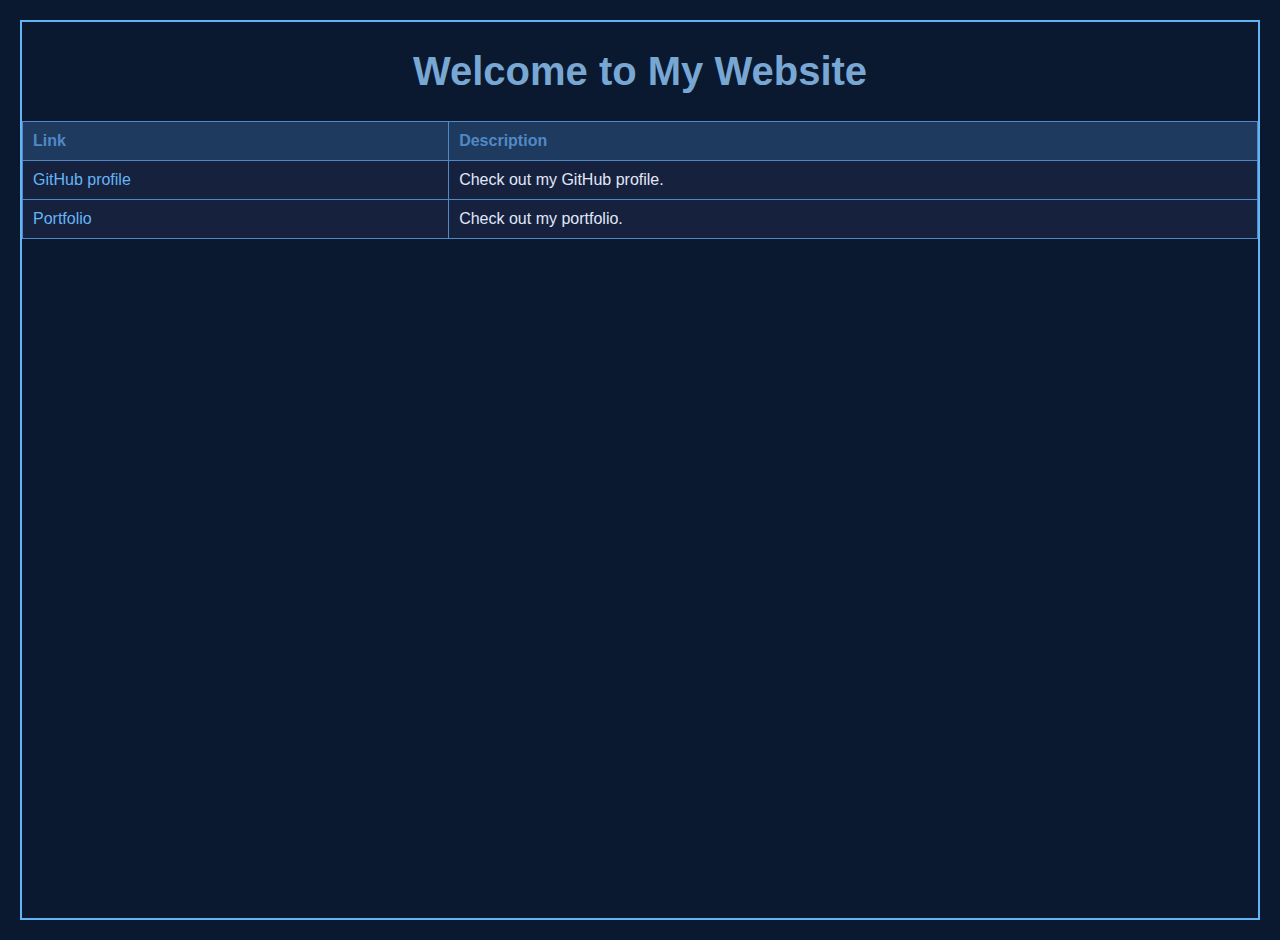
<file: index.html>
<!doctype html>
<html lang="en">
  <head>
    <meta charset="UTF-8" />
    <meta name="viewport" content="width=device-width, initial-scale=1.0" />
    <title>Morten Barthel</title>

    <link rel="stylesheet" type="text/css" href="styles/dark-blue/main.css" />
    <link rel="stylesheet" type="text/css" href="styles/dark-blue/header.css" />
    <link rel="stylesheet" type="text/css" href="styles/dark-blue/link.css" />
    <link rel="stylesheet" type="text/css" href="styles/dark-blue/table.css" />
  </head>
  <body>
    <h1>Welcome to My Website</h1>

    <table>
      <tr>
        <th>Link</th>
        <th>Description</th>
      </tr>
      <tr>
        <td>
          <a href="https://github.com/DerIch69420" target="_blank"
            >GitHub profile</a
          >
        </td>
        <td>Check out my GitHub profile.</td>
      </tr>
      <tr>
        <td>
          <a href="content/portfolio/main.html" target="_blank">Portfolio</a>
        </td>
        <td>Check out my portfolio.</td>
      </tr>
    </table>
  </body>
</html>
</file>
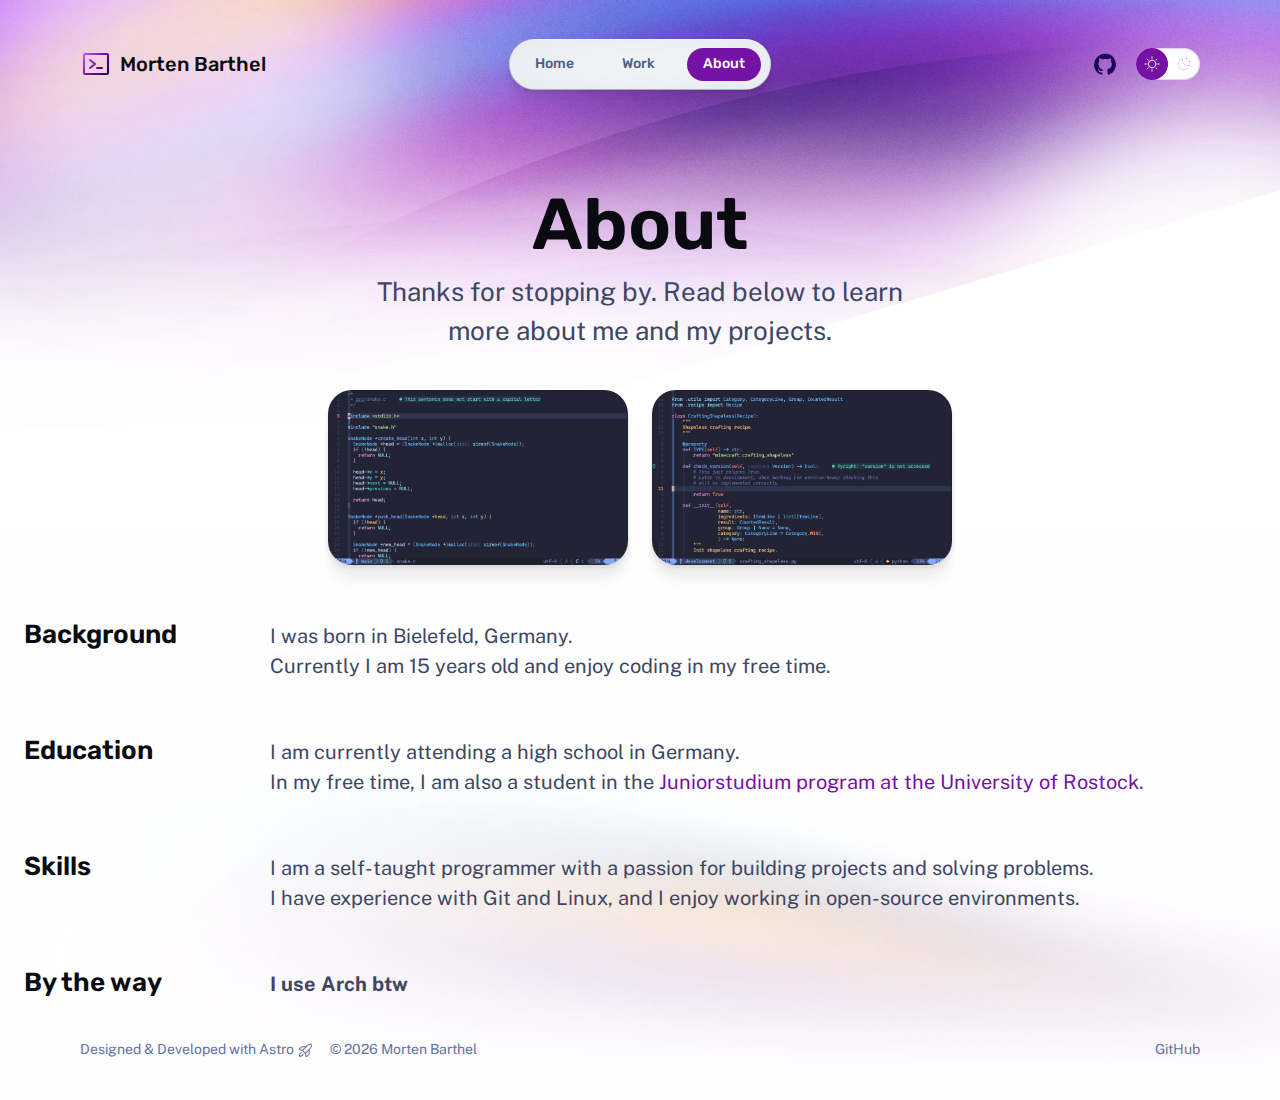
<file: about/index.html>
<!DOCTYPE html><html lang="en" data-astro-cid-37fxchfa> <head><meta charset="UTF-8"><meta name="description" property="og:description" content="Morten Barthel"><meta name="viewport" content="width=device-width"><meta name="generator" content="Astro v6.1.3"><title>About | Morten Barthel</title><link rel="icon" type="image/svg+xml" href="/favicon.svg"><link rel="icon" href="/favicon.ico"><link rel="preconnect" href="https://fonts.googleapis.com"><link rel="preconnect" href="https://fonts.gstatic.com" crossorigin><link href="https://fonts.googleapis.com/css2?family=Public+Sans:ital,wght@0,400;0,700;1,400&family=Rubik:wght@500;600&display=swap" rel="stylesheet"><script>
	// This code is inlined in the head to make dark mode instant & blocking.
	const getThemePreference = () => {
		if (typeof localStorage !== 'undefined' && localStorage.getItem('theme')) {
			return localStorage.getItem('theme');
		}
		return window.matchMedia('(prefers-color-scheme: dark)').matches ? 'dark' : 'light';
	};
	const isDark = getThemePreference() === 'dark';
	document.documentElement.classList[isDark ? 'add' : 'remove']('theme-dark');

	if (typeof localStorage !== 'undefined') {
		// Watch the document element and persist user preference when it changes.
		const observer = new MutationObserver(() => {
			const isDark = document.documentElement.classList.contains('theme-dark');
			localStorage.setItem('theme', isDark ? 'dark' : 'light');
		});
		observer.observe(document.documentElement, { attributes: true, attributeFilter: ['class'] });
	}
</script><link rel="stylesheet" href="/_astro/BaseLayout.J6YDj6DV.css">
<style>.about[data-astro-cid-kh7btl4r]{display:flex;flex-direction:column;gap:3.5rem}img[data-astro-cid-kh7btl4r]{margin-top:1.5rem;border-radius:1.5rem;box-shadow:var(--shadow-md)}section[data-astro-cid-kh7btl4r]{display:flex;flex-direction:column;gap:.5rem;color:var(--gray-200)}.section-title[data-astro-cid-kh7btl4r]{grid-column-start:1;font-size:var(--text-xl);color:var(--gray-0)}.content[data-astro-cid-kh7btl4r]{grid-column:2 / 4}.content[data-astro-cid-kh7btl4r] a{text-decoration:1px solid underline transparent;text-underline-offset:.25em;transition:text-decoration-color var(--theme-transition)}.content[data-astro-cid-kh7btl4r] a:hover,.content[data-astro-cid-kh7btl4r] a:focus{text-decoration-color:currentColor}@media(min-width:50em){.about[data-astro-cid-kh7btl4r]{display:grid;grid-template-columns:1fr 60% 1fr}.about[data-astro-cid-kh7btl4r]>:first-child{grid-column-start:2}section[data-astro-cid-kh7btl4r]{display:contents;font-size:var(--text-lg)}}.image-row[data-astro-cid-kh7btl4r]{display:flex;gap:1.5rem;justify-content:center;flex-wrap:wrap}.image-row[data-astro-cid-kh7btl4r] img[data-astro-cid-kh7btl4r]{margin-top:1.5rem;border-radius:1.5rem;box-shadow:var(--shadow-md)}
</style></head> <body data-astro-cid-37fxchfa> <div class="stack backgrounds" data-astro-cid-37fxchfa> <nav data-astro-cid-dmqpwcec> <div class="menu-header" data-astro-cid-dmqpwcec> <a href="/" class="site-title" data-astro-cid-dmqpwcec> <svg xmlns="http://www.w3.org/2000/svg" width="40" height="40" viewBox="0 0 256 256" aria-hidden="true" stroke="url(#icon-gradient-35izcv8ge)" fill="url(#icon-gradient-35izcv8ge)" style="--size:1.6em" class="astro-patnjmll" data-astro-cid-patnjmll> <g data-astro-cid-patnjmll><path fill="none" stroke-linecap="round" stroke-linejoin="round" stroke-width="16" d="m80 96 40 32-40 32m56 0h40"/><rect width="192" height="160" x="32" y="48" fill="none" stroke-linecap="round" stroke-linejoin="round" stroke-width="16.97" rx="8.5"/></g> <linearGradient id="icon-gradient-35izcv8ge" x1="23" x2="235" y1="43" y2="202" gradientUnits="userSpaceOnUse" data-astro-cid-patnjmll> <stop stop-color="var(--gradient-stop-1)" data-astro-cid-patnjmll></stop> <stop offset=".5" stop-color="var(--gradient-stop-2)" data-astro-cid-patnjmll></stop> <stop offset="1" stop-color="var(--gradient-stop-3)" data-astro-cid-patnjmll></stop> </linearGradient> </svg>
Morten Barthel
</a> <menu-button data-astro-cid-dmqpwcec="true"> <template data-astro-cid-dmqpwcec> <button class="menu-button" aria-expanded="false" data-astro-cid-dmqpwcec> <span class="sr-only" data-astro-cid-dmqpwcec>Menu</span> <svg xmlns="http://www.w3.org/2000/svg" width="40" height="40" viewBox="0 0 256 256" aria-hidden="true" stroke="currentcolor" fill="currentcolor" class="astro-patnjmll" data-astro-cid-patnjmll> <g data-astro-cid-patnjmll><path stroke-linecap="round" stroke-linejoin="round" stroke-width="16" d="M40 128h176M40 64h176M40 192h176"/></g>  </svg> </button> </template> </menu-button> </div> <noscript> <ul class="nav-items" data-astro-cid-dmqpwcec> <li data-astro-cid-dmqpwcec> <a class="link" href="/" data-astro-cid-dmqpwcec> Home </a> </li><li data-astro-cid-dmqpwcec> <a class="link" href="/work/" data-astro-cid-dmqpwcec> Work </a> </li><li data-astro-cid-dmqpwcec> <a aria-current="page" class="link" href="/about/" data-astro-cid-dmqpwcec> About </a> </li> </ul> </noscript> <noscript> <div class="menu-footer" data-astro-cid-dmqpwcec> <div class="socials" data-astro-cid-dmqpwcec> <a href="https://github.com/DerIch69420" class="social" data-astro-cid-dmqpwcec> <span class="sr-only" data-astro-cid-dmqpwcec>GitHub</span> <svg xmlns="http://www.w3.org/2000/svg" width="40" height="40" viewBox="0 0 256 256" aria-hidden="true" stroke="currentcolor" fill="currentcolor" class="astro-patnjmll" data-astro-cid-patnjmll> <g data-astro-cid-patnjmll><g stroke-linecap="round" stroke-linejoin="round"><path fill="none" stroke-width="14.7" d="M55.7 167.2c13.9 1 21.3 13.1 22.2 14.6 4.2 7.2 10.4 9.6 18.3 7.1l1.1-3.4a60.3 60.3 0 0 1-25.8-11.9c-12-10.1-18-25.6-18-46.3"/><path fill="none" stroke-width="16" d="M61.4 205.1a24.5 24.5 0 0 1-3-6.1c-3.2-7.9-7.1-10.6-7.8-11.1l-1-.6c-2.4-1.6-9.5-6.5-7.2-13.9 1.4-4.5 6-7.2 12.3-7.2h.8c4 .3 7.6 1.5 10.7 3.2-9.1-10.1-13.6-24.3-13.6-42.3 0-11.3 3.5-21.7 10.1-30.4A46.7 46.7 0 0 1 65 67.3a8.3 8.3 0 0 1 5-4.7c2.8-.9 13.3-2.7 33.2 9.9a105 105 0 0 1 50.5 0c19.9-12.6 30.4-10.8 33.2-9.9 2.3.7 4.1 2.4 5 4.7 5 12.7 4 23.2 2.6 29.4 6.7 8.7 10 18.9 10 30.4 0 42.6-25.8 54.7-43.6 58.7 1.4 4.1 2.2 8.8 2.2 13.7l-.1 23.4v2.3"/><path fill="none" stroke-width="16" d="M160.9 185.7c1.4 4.1 2.2 8.8 2.2 13.7l-.1 23.4v2.3A98.6 98.6 0 1 0 61.4 205c-1.4-2.1-11.3-17.5-11.8-17.8-2.4-1.6-9.5-6.5-7.2-13.9 1.4-4.5 6-7.2 12.3-7.2h.8c4 .3 7.6 1.5 10.7 3.2-9.1-10.1-13.6-24.3-13.6-42.3 0-11.3 3.5-21.7 10.1-30.4A46.4 46.4 0 0 1 65 67.3a8.3 8.3 0 0 1 5-4.7c2.8-.9 13.3-2.7 33.2 9.9a105 105 0 0 1 50.5 0c19.9-12.6 30.4-10.8 33.2-9.9 2.3.7 4.1 2.4 5 4.7 5 12.7 4 23.2 2.6 29.4 6.7 8.7 10 18.9 10 30.4.1 42.6-25.8 54.7-43.6 58.6z"/><path fill="none" stroke-width="18.7" d="m170.1 203.3 17.3-12 17.2-18.7 9.5-26.6v-27.9l-9.5-27.5" /><path fill="none" stroke-width="22.7" d="m92.1 57.3 23.3-4.6 18.7-1.4 29.3 5.4m-110 32.6-8 16-4 21.4.6 20.3 3.4 13" /><path fill="none" stroke-width="13.3" d="M28.8 133a100 100 0 0 0 66.9 94.4v-8.7c-22.4 1.8-33-11.5-35.6-19.8-3.4-8.6-7.8-11.4-8.5-11.8"/></g></g>  </svg> </a> </div> </div> </noscript> <div id="menu-content" hidden data-astro-cid-dmqpwcec> <ul class="nav-items" data-astro-cid-dmqpwcec> <li data-astro-cid-dmqpwcec> <a class="link" href="/" data-astro-cid-dmqpwcec> Home </a> </li><li data-astro-cid-dmqpwcec> <a class="link" href="/work/" data-astro-cid-dmqpwcec> Work </a> </li><li data-astro-cid-dmqpwcec> <a aria-current="page" class="link" href="/about/" data-astro-cid-dmqpwcec> About </a> </li> </ul> <div class="menu-footer" data-astro-cid-dmqpwcec> <div class="socials" data-astro-cid-dmqpwcec> <a href="https://github.com/DerIch69420" class="social" data-astro-cid-dmqpwcec> <span class="sr-only" data-astro-cid-dmqpwcec>GitHub</span> <svg xmlns="http://www.w3.org/2000/svg" width="40" height="40" viewBox="0 0 256 256" aria-hidden="true" stroke="currentcolor" fill="currentcolor" class="astro-patnjmll" data-astro-cid-patnjmll> <g data-astro-cid-patnjmll><g stroke-linecap="round" stroke-linejoin="round"><path fill="none" stroke-width="14.7" d="M55.7 167.2c13.9 1 21.3 13.1 22.2 14.6 4.2 7.2 10.4 9.6 18.3 7.1l1.1-3.4a60.3 60.3 0 0 1-25.8-11.9c-12-10.1-18-25.6-18-46.3"/><path fill="none" stroke-width="16" d="M61.4 205.1a24.5 24.5 0 0 1-3-6.1c-3.2-7.9-7.1-10.6-7.8-11.1l-1-.6c-2.4-1.6-9.5-6.5-7.2-13.9 1.4-4.5 6-7.2 12.3-7.2h.8c4 .3 7.6 1.5 10.7 3.2-9.1-10.1-13.6-24.3-13.6-42.3 0-11.3 3.5-21.7 10.1-30.4A46.7 46.7 0 0 1 65 67.3a8.3 8.3 0 0 1 5-4.7c2.8-.9 13.3-2.7 33.2 9.9a105 105 0 0 1 50.5 0c19.9-12.6 30.4-10.8 33.2-9.9 2.3.7 4.1 2.4 5 4.7 5 12.7 4 23.2 2.6 29.4 6.7 8.7 10 18.9 10 30.4 0 42.6-25.8 54.7-43.6 58.7 1.4 4.1 2.2 8.8 2.2 13.7l-.1 23.4v2.3"/><path fill="none" stroke-width="16" d="M160.9 185.7c1.4 4.1 2.2 8.8 2.2 13.7l-.1 23.4v2.3A98.6 98.6 0 1 0 61.4 205c-1.4-2.1-11.3-17.5-11.8-17.8-2.4-1.6-9.5-6.5-7.2-13.9 1.4-4.5 6-7.2 12.3-7.2h.8c4 .3 7.6 1.5 10.7 3.2-9.1-10.1-13.6-24.3-13.6-42.3 0-11.3 3.5-21.7 10.1-30.4A46.4 46.4 0 0 1 65 67.3a8.3 8.3 0 0 1 5-4.7c2.8-.9 13.3-2.7 33.2 9.9a105 105 0 0 1 50.5 0c19.9-12.6 30.4-10.8 33.2-9.9 2.3.7 4.1 2.4 5 4.7 5 12.7 4 23.2 2.6 29.4 6.7 8.7 10 18.9 10 30.4.1 42.6-25.8 54.7-43.6 58.6z"/><path fill="none" stroke-width="18.7" d="m170.1 203.3 17.3-12 17.2-18.7 9.5-26.6v-27.9l-9.5-27.5" /><path fill="none" stroke-width="22.7" d="m92.1 57.3 23.3-4.6 18.7-1.4 29.3 5.4m-110 32.6-8 16-4 21.4.6 20.3 3.4 13" /><path fill="none" stroke-width="13.3" d="M28.8 133a100 100 0 0 0 66.9 94.4v-8.7c-22.4 1.8-33-11.5-35.6-19.8-3.4-8.6-7.8-11.4-8.5-11.8"/></g></g>  </svg> </a> </div> <div class="theme-toggle" data-astro-cid-dmqpwcec> <theme-toggle data-astro-cid-x3pjskd3="true"> <button data-astro-cid-x3pjskd3> <span class="sr-only" data-astro-cid-x3pjskd3>Dark theme</span> <span class="icon light" data-astro-cid-x3pjskd3><svg xmlns="http://www.w3.org/2000/svg" width="40" height="40" viewBox="0 0 256 256" aria-hidden="true" stroke="currentcolor" fill="currentcolor" class="astro-patnjmll" data-astro-cid-patnjmll> <g data-astro-cid-patnjmll><circle cx="128" cy="128" r="60" fill="none" stroke-linecap="round" stroke-linejoin="round" stroke-width="16"/><path fill="none" stroke-linecap="round" stroke-linejoin="round" stroke-width="16" d="M128 36V16M63 63 49 49m-13 79H16m47 65-14 14m79 13v20m65-47 14 14m13-79h20m-47-65 14-14"/></g>  </svg></span> <span class="icon dark" data-astro-cid-x3pjskd3><svg xmlns="http://www.w3.org/2000/svg" width="40" height="40" viewBox="0 0 256 256" aria-hidden="true" stroke="currentcolor" fill="currentcolor" class="astro-patnjmll" data-astro-cid-patnjmll> <g data-astro-cid-patnjmll><path fill="none" stroke-linecap="round" stroke-linejoin="round" stroke-width="16" d="M216 112V64m24 24h-48m-24-64v32m16-16h-32m65 113A92 92 0 0 1 103 39h0a92 92 0 1 0 114 114Z"/></g>  </svg></span> </button> </theme-toggle>  <script type="module">class n extends HTMLElement{constructor(){super();const e=this.querySelector("button"),t=s=>{document.documentElement.classList[s?"add":"remove"]("theme-dark"),e.setAttribute("aria-pressed",String(s))};e.addEventListener("click",()=>t(!this.isDark())),t(this.isDark())}isDark(){return document.documentElement.classList.contains("theme-dark")}}customElements.define("theme-toggle",n);</script> </div> </div> </div> </nav> <script type="module">class i extends HTMLElement{constructor(){super(),this.appendChild(this.querySelector("template").content.cloneNode(!0));const n=this.querySelector("button"),t=document.getElementById("menu-content");t.hidden=!0,t.classList.add("menu-content");const d=e=>{n.setAttribute("aria-expanded",e?"true":"false"),t.hidden=!e};n.addEventListener("click",()=>d(t.hidden===!0));const s=e=>{d(e.matches),n.hidden=e.matches},c=window.matchMedia("(min-width: 50em)");s(c),c.addEventListener("change",s)}}customElements.define("menu-button",i);</script>  <div class="stack gap-20" data-astro-cid-kh7btl4r> <main class="wrapper about" data-astro-cid-kh7btl4r> <div class="hero stack gap-4 center" data-astro-cid-bbe6dxrz> <div class="stack gap-2" data-astro-cid-bbe6dxrz> <h1 class="title" data-astro-cid-bbe6dxrz>About</h1> <p class="tagline" data-astro-cid-bbe6dxrz>Thanks for stopping by. Read below to learn more about me and my projects.</p> </div>  <div class="image-row" data-astro-cid-kh7btl4r> <img width="300" height="200" src="/assets/code_c.png" alt="Code from Cnake" data-astro-cid-kh7btl4r> <img width="300" height="200" src="/assets/code_python.png" alt="Code from MCpypack" data-astro-cid-kh7btl4r> </div>  </div> <section data-astro-cid-kh7btl4r> <h2 class="section-title" data-astro-cid-kh7btl4r>Background</h2> <div class="content" data-astro-cid-kh7btl4r> <p data-astro-cid-kh7btl4r>I was born in Bielefeld, Germany.</p> <p data-astro-cid-kh7btl4r>Currently I am 15 years old and enjoy coding in my free time.</p> </div> </section> <section data-astro-cid-kh7btl4r> <h2 class="section-title" data-astro-cid-kh7btl4r>Education</h2> <div class="content" data-astro-cid-kh7btl4r> <p data-astro-cid-kh7btl4r>I am currently attending a high school in Germany.</p> <p data-astro-cid-kh7btl4r>In my free time, I am also a student in the <a href="https://www.uni-rostock.de/studium/studienorientierung/juniorstudium/" data-astro-cid-kh7btl4r>Juniorstudium program at the University of Rostock</a>.</p> </div> </section> <section data-astro-cid-kh7btl4r> <h2 class="section-title" data-astro-cid-kh7btl4r>Skills</h2> <div class="content" data-astro-cid-kh7btl4r> <p data-astro-cid-kh7btl4r>I am a self-taught programmer with a passion for building projects and solving problems.</p> <p data-astro-cid-kh7btl4r>I have experience with Git and Linux, and I enjoy working in open-source environments.</p> </div> </section> <section data-astro-cid-kh7btl4r> <h2 class="section-title" data-astro-cid-kh7btl4r>By the way</h2> <div class="content" data-astro-cid-kh7btl4r> <p data-astro-cid-kh7btl4r><b data-astro-cid-kh7btl4r>I use Arch btw</b></p> </div> </section> </main> </div>  <footer data-astro-cid-sz7xmlte> <div class="group" data-astro-cid-sz7xmlte> <p data-astro-cid-sz7xmlte>
Designed & Developed with <a href="https://astro.build/" data-astro-cid-sz7xmlte>Astro</a> <svg xmlns="http://www.w3.org/2000/svg" width="40" height="40" viewBox="0 0 256 256" aria-hidden="true" stroke="currentcolor" fill="currentcolor" style="--size:1.2em" class="astro-patnjmll" data-astro-cid-patnjmll> <g data-astro-cid-patnjmll><path fill="none" stroke-linecap="round" stroke-linejoin="round" stroke-width="16" d="M94.1 184.6c-11.4 33.9-56.6 33.9-56.6 33.9s0-45.2 33.9-56.6m124.5-56.5L128 173.3 82.7 128l67.9-67.9C176.3 34.4 202 34.7 213 36.3a7.8 7.8 0 0 1 6.7 6.7c1.6 11 1.9 36.7-23.8 62.4Z"/><path fill="none" stroke-linecap="round" stroke-linejoin="round" stroke-width="16" d="M184.6 116.7v64.6a8 8 0 0 1-2.4 5.6l-32.3 32.4a8 8 0 0 1-13.5-4.1l-8.4-41.9m11.3-101.9H74.7a8 8 0 0 0-5.6 2.4l-32.4 32.3a8 8 0 0 0 4.1 13.5l41.9 8.4"/></g>  </svg> </p> <p data-astro-cid-sz7xmlte>&copy; 2026 Morten Barthel</p> </div> <p class="socials" data-astro-cid-sz7xmlte> <a href="https://github.com/DerIch69420" data-astro-cid-sz7xmlte> GitHub</a> </p> </footer> </div> <script type="module">addEventListener("load",()=>document.documentElement.classList.add("loaded"));</script> </body> </html>
</file>
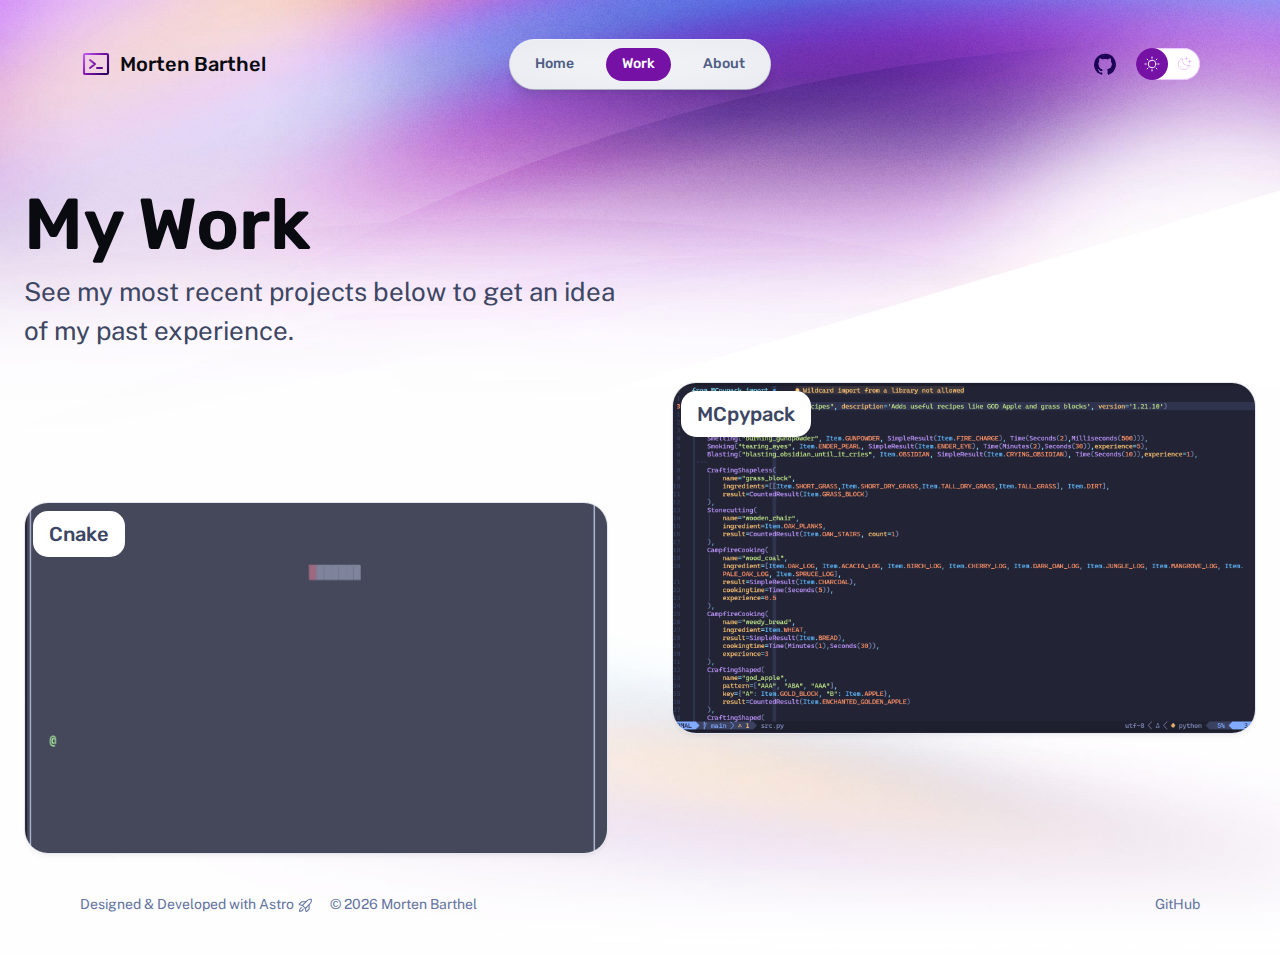
<file: work/index.html>
<!DOCTYPE html><html lang="en" data-astro-cid-37fxchfa> <head><meta charset="UTF-8"><meta name="description" property="og:description" content="Learn about my most recent projects"><meta name="viewport" content="width=device-width"><meta name="generator" content="Astro v6.1.3"><title>My Work | Morten Barthel</title><link rel="icon" type="image/svg+xml" href="/favicon.svg"><link rel="icon" href="/favicon.ico"><link rel="preconnect" href="https://fonts.googleapis.com"><link rel="preconnect" href="https://fonts.gstatic.com" crossorigin><link href="https://fonts.googleapis.com/css2?family=Public+Sans:ital,wght@0,400;0,700;1,400&family=Rubik:wght@500;600&display=swap" rel="stylesheet"><script>
	// This code is inlined in the head to make dark mode instant & blocking.
	const getThemePreference = () => {
		if (typeof localStorage !== 'undefined' && localStorage.getItem('theme')) {
			return localStorage.getItem('theme');
		}
		return window.matchMedia('(prefers-color-scheme: dark)').matches ? 'dark' : 'light';
	};
	const isDark = getThemePreference() === 'dark';
	document.documentElement.classList[isDark ? 'add' : 'remove']('theme-dark');

	if (typeof localStorage !== 'undefined') {
		// Watch the document element and persist user preference when it changes.
		const observer = new MutationObserver(() => {
			const isDark = document.documentElement.classList.contains('theme-dark');
			localStorage.setItem('theme', isDark ? 'dark' : 'light');
		});
		observer.observe(document.documentElement, { attributes: true, attributeFilter: ['class'] });
	}
</script><style>.grid[data-astro-cid-vc5tsdmu]{display:grid;grid-auto-rows:1fr;gap:1rem;list-style:none;padding:0}.grid[data-astro-cid-vc5tsdmu].small{grid-template-columns:1fr 1fr;gap:1.5rem}.grid[data-astro-cid-vc5tsdmu].small>:last-child:nth-child(odd){grid-column:1 / 3}@media(min-width:50em){.grid[data-astro-cid-vc5tsdmu]{grid-template-columns:1fr 1fr;gap:4rem}.grid[data-astro-cid-vc5tsdmu].offset{--row-offset: 7.5rem;padding-bottom:var(--row-offset)}.grid[data-astro-cid-vc5tsdmu].offset>:nth-child(odd){transform:translateY(var(--row-offset))}.grid[data-astro-cid-vc5tsdmu].offset>:last-child:nth-child(odd){grid-column:2 / 3;transform:none}.grid[data-astro-cid-vc5tsdmu].small{display:flex;flex-wrap:wrap;justify-content:center;gap:2rem}.grid[data-astro-cid-vc5tsdmu].small>*{flex-basis:20rem}}.card[data-astro-cid-lgkm4u2a]{display:grid;grid-template:auto 1fr / auto 1fr;height:11rem;background:var(--gradient-subtle);border:1px solid var(--gray-800);border-radius:.75rem;overflow:hidden;box-shadow:var(--shadow-sm);text-decoration:none;font-family:var(--font-brand);font-size:var(--text-lg);font-weight:500;transition:box-shadow var(--theme-transition)}.card[data-astro-cid-lgkm4u2a]:hover{box-shadow:var(--shadow-md)}.title[data-astro-cid-lgkm4u2a]{grid-area:1 / 1 / 2 / 2;z-index:1;margin:.5rem;padding:.5rem 1rem;background:var(--gray-999);color:var(--gray-200);border-radius:.375rem}img[data-astro-cid-lgkm4u2a]{grid-area:1 / 1 / 3 / 3;width:100%;height:100%;object-fit:cover}@media(min-width:50em){.card[data-astro-cid-lgkm4u2a]{height:22rem;border-radius:1.5rem}.title[data-astro-cid-lgkm4u2a]{border-radius:.9375rem}}
</style>
<link rel="stylesheet" href="/_astro/BaseLayout.J6YDj6DV.css"></head> <body data-astro-cid-37fxchfa> <div class="stack backgrounds" data-astro-cid-37fxchfa> <nav data-astro-cid-dmqpwcec> <div class="menu-header" data-astro-cid-dmqpwcec> <a href="/" class="site-title" data-astro-cid-dmqpwcec> <svg xmlns="http://www.w3.org/2000/svg" width="40" height="40" viewBox="0 0 256 256" aria-hidden="true" stroke="url(#icon-gradient-gbxqt47)" fill="url(#icon-gradient-gbxqt47)" style="--size:1.6em" class="astro-patnjmll" data-astro-cid-patnjmll> <g data-astro-cid-patnjmll><path fill="none" stroke-linecap="round" stroke-linejoin="round" stroke-width="16" d="m80 96 40 32-40 32m56 0h40"/><rect width="192" height="160" x="32" y="48" fill="none" stroke-linecap="round" stroke-linejoin="round" stroke-width="16.97" rx="8.5"/></g> <linearGradient id="icon-gradient-gbxqt47" x1="23" x2="235" y1="43" y2="202" gradientUnits="userSpaceOnUse" data-astro-cid-patnjmll> <stop stop-color="var(--gradient-stop-1)" data-astro-cid-patnjmll></stop> <stop offset=".5" stop-color="var(--gradient-stop-2)" data-astro-cid-patnjmll></stop> <stop offset="1" stop-color="var(--gradient-stop-3)" data-astro-cid-patnjmll></stop> </linearGradient> </svg>
Morten Barthel
</a> <menu-button data-astro-cid-dmqpwcec="true"> <template data-astro-cid-dmqpwcec> <button class="menu-button" aria-expanded="false" data-astro-cid-dmqpwcec> <span class="sr-only" data-astro-cid-dmqpwcec>Menu</span> <svg xmlns="http://www.w3.org/2000/svg" width="40" height="40" viewBox="0 0 256 256" aria-hidden="true" stroke="currentcolor" fill="currentcolor" class="astro-patnjmll" data-astro-cid-patnjmll> <g data-astro-cid-patnjmll><path stroke-linecap="round" stroke-linejoin="round" stroke-width="16" d="M40 128h176M40 64h176M40 192h176"/></g>  </svg> </button> </template> </menu-button> </div> <noscript> <ul class="nav-items" data-astro-cid-dmqpwcec> <li data-astro-cid-dmqpwcec> <a class="link" href="/" data-astro-cid-dmqpwcec> Home </a> </li><li data-astro-cid-dmqpwcec> <a aria-current="page" class="link" href="/work/" data-astro-cid-dmqpwcec> Work </a> </li><li data-astro-cid-dmqpwcec> <a class="link" href="/about/" data-astro-cid-dmqpwcec> About </a> </li> </ul> </noscript> <noscript> <div class="menu-footer" data-astro-cid-dmqpwcec> <div class="socials" data-astro-cid-dmqpwcec> <a href="https://github.com/DerIch69420" class="social" data-astro-cid-dmqpwcec> <span class="sr-only" data-astro-cid-dmqpwcec>GitHub</span> <svg xmlns="http://www.w3.org/2000/svg" width="40" height="40" viewBox="0 0 256 256" aria-hidden="true" stroke="currentcolor" fill="currentcolor" class="astro-patnjmll" data-astro-cid-patnjmll> <g data-astro-cid-patnjmll><g stroke-linecap="round" stroke-linejoin="round"><path fill="none" stroke-width="14.7" d="M55.7 167.2c13.9 1 21.3 13.1 22.2 14.6 4.2 7.2 10.4 9.6 18.3 7.1l1.1-3.4a60.3 60.3 0 0 1-25.8-11.9c-12-10.1-18-25.6-18-46.3"/><path fill="none" stroke-width="16" d="M61.4 205.1a24.5 24.5 0 0 1-3-6.1c-3.2-7.9-7.1-10.6-7.8-11.1l-1-.6c-2.4-1.6-9.5-6.5-7.2-13.9 1.4-4.5 6-7.2 12.3-7.2h.8c4 .3 7.6 1.5 10.7 3.2-9.1-10.1-13.6-24.3-13.6-42.3 0-11.3 3.5-21.7 10.1-30.4A46.7 46.7 0 0 1 65 67.3a8.3 8.3 0 0 1 5-4.7c2.8-.9 13.3-2.7 33.2 9.9a105 105 0 0 1 50.5 0c19.9-12.6 30.4-10.8 33.2-9.9 2.3.7 4.1 2.4 5 4.7 5 12.7 4 23.2 2.6 29.4 6.7 8.7 10 18.9 10 30.4 0 42.6-25.8 54.7-43.6 58.7 1.4 4.1 2.2 8.8 2.2 13.7l-.1 23.4v2.3"/><path fill="none" stroke-width="16" d="M160.9 185.7c1.4 4.1 2.2 8.8 2.2 13.7l-.1 23.4v2.3A98.6 98.6 0 1 0 61.4 205c-1.4-2.1-11.3-17.5-11.8-17.8-2.4-1.6-9.5-6.5-7.2-13.9 1.4-4.5 6-7.2 12.3-7.2h.8c4 .3 7.6 1.5 10.7 3.2-9.1-10.1-13.6-24.3-13.6-42.3 0-11.3 3.5-21.7 10.1-30.4A46.4 46.4 0 0 1 65 67.3a8.3 8.3 0 0 1 5-4.7c2.8-.9 13.3-2.7 33.2 9.9a105 105 0 0 1 50.5 0c19.9-12.6 30.4-10.8 33.2-9.9 2.3.7 4.1 2.4 5 4.7 5 12.7 4 23.2 2.6 29.4 6.7 8.7 10 18.9 10 30.4.1 42.6-25.8 54.7-43.6 58.6z"/><path fill="none" stroke-width="18.7" d="m170.1 203.3 17.3-12 17.2-18.7 9.5-26.6v-27.9l-9.5-27.5" /><path fill="none" stroke-width="22.7" d="m92.1 57.3 23.3-4.6 18.7-1.4 29.3 5.4m-110 32.6-8 16-4 21.4.6 20.3 3.4 13" /><path fill="none" stroke-width="13.3" d="M28.8 133a100 100 0 0 0 66.9 94.4v-8.7c-22.4 1.8-33-11.5-35.6-19.8-3.4-8.6-7.8-11.4-8.5-11.8"/></g></g>  </svg> </a> </div> </div> </noscript> <div id="menu-content" hidden data-astro-cid-dmqpwcec> <ul class="nav-items" data-astro-cid-dmqpwcec> <li data-astro-cid-dmqpwcec> <a class="link" href="/" data-astro-cid-dmqpwcec> Home </a> </li><li data-astro-cid-dmqpwcec> <a aria-current="page" class="link" href="/work/" data-astro-cid-dmqpwcec> Work </a> </li><li data-astro-cid-dmqpwcec> <a class="link" href="/about/" data-astro-cid-dmqpwcec> About </a> </li> </ul> <div class="menu-footer" data-astro-cid-dmqpwcec> <div class="socials" data-astro-cid-dmqpwcec> <a href="https://github.com/DerIch69420" class="social" data-astro-cid-dmqpwcec> <span class="sr-only" data-astro-cid-dmqpwcec>GitHub</span> <svg xmlns="http://www.w3.org/2000/svg" width="40" height="40" viewBox="0 0 256 256" aria-hidden="true" stroke="currentcolor" fill="currentcolor" class="astro-patnjmll" data-astro-cid-patnjmll> <g data-astro-cid-patnjmll><g stroke-linecap="round" stroke-linejoin="round"><path fill="none" stroke-width="14.7" d="M55.7 167.2c13.9 1 21.3 13.1 22.2 14.6 4.2 7.2 10.4 9.6 18.3 7.1l1.1-3.4a60.3 60.3 0 0 1-25.8-11.9c-12-10.1-18-25.6-18-46.3"/><path fill="none" stroke-width="16" d="M61.4 205.1a24.5 24.5 0 0 1-3-6.1c-3.2-7.9-7.1-10.6-7.8-11.1l-1-.6c-2.4-1.6-9.5-6.5-7.2-13.9 1.4-4.5 6-7.2 12.3-7.2h.8c4 .3 7.6 1.5 10.7 3.2-9.1-10.1-13.6-24.3-13.6-42.3 0-11.3 3.5-21.7 10.1-30.4A46.7 46.7 0 0 1 65 67.3a8.3 8.3 0 0 1 5-4.7c2.8-.9 13.3-2.7 33.2 9.9a105 105 0 0 1 50.5 0c19.9-12.6 30.4-10.8 33.2-9.9 2.3.7 4.1 2.4 5 4.7 5 12.7 4 23.2 2.6 29.4 6.7 8.7 10 18.9 10 30.4 0 42.6-25.8 54.7-43.6 58.7 1.4 4.1 2.2 8.8 2.2 13.7l-.1 23.4v2.3"/><path fill="none" stroke-width="16" d="M160.9 185.7c1.4 4.1 2.2 8.8 2.2 13.7l-.1 23.4v2.3A98.6 98.6 0 1 0 61.4 205c-1.4-2.1-11.3-17.5-11.8-17.8-2.4-1.6-9.5-6.5-7.2-13.9 1.4-4.5 6-7.2 12.3-7.2h.8c4 .3 7.6 1.5 10.7 3.2-9.1-10.1-13.6-24.3-13.6-42.3 0-11.3 3.5-21.7 10.1-30.4A46.4 46.4 0 0 1 65 67.3a8.3 8.3 0 0 1 5-4.7c2.8-.9 13.3-2.7 33.2 9.9a105 105 0 0 1 50.5 0c19.9-12.6 30.4-10.8 33.2-9.9 2.3.7 4.1 2.4 5 4.7 5 12.7 4 23.2 2.6 29.4 6.7 8.7 10 18.9 10 30.4.1 42.6-25.8 54.7-43.6 58.6z"/><path fill="none" stroke-width="18.7" d="m170.1 203.3 17.3-12 17.2-18.7 9.5-26.6v-27.9l-9.5-27.5" /><path fill="none" stroke-width="22.7" d="m92.1 57.3 23.3-4.6 18.7-1.4 29.3 5.4m-110 32.6-8 16-4 21.4.6 20.3 3.4 13" /><path fill="none" stroke-width="13.3" d="M28.8 133a100 100 0 0 0 66.9 94.4v-8.7c-22.4 1.8-33-11.5-35.6-19.8-3.4-8.6-7.8-11.4-8.5-11.8"/></g></g>  </svg> </a> </div> <div class="theme-toggle" data-astro-cid-dmqpwcec> <theme-toggle data-astro-cid-x3pjskd3="true"> <button data-astro-cid-x3pjskd3> <span class="sr-only" data-astro-cid-x3pjskd3>Dark theme</span> <span class="icon light" data-astro-cid-x3pjskd3><svg xmlns="http://www.w3.org/2000/svg" width="40" height="40" viewBox="0 0 256 256" aria-hidden="true" stroke="currentcolor" fill="currentcolor" class="astro-patnjmll" data-astro-cid-patnjmll> <g data-astro-cid-patnjmll><circle cx="128" cy="128" r="60" fill="none" stroke-linecap="round" stroke-linejoin="round" stroke-width="16"/><path fill="none" stroke-linecap="round" stroke-linejoin="round" stroke-width="16" d="M128 36V16M63 63 49 49m-13 79H16m47 65-14 14m79 13v20m65-47 14 14m13-79h20m-47-65 14-14"/></g>  </svg></span> <span class="icon dark" data-astro-cid-x3pjskd3><svg xmlns="http://www.w3.org/2000/svg" width="40" height="40" viewBox="0 0 256 256" aria-hidden="true" stroke="currentcolor" fill="currentcolor" class="astro-patnjmll" data-astro-cid-patnjmll> <g data-astro-cid-patnjmll><path fill="none" stroke-linecap="round" stroke-linejoin="round" stroke-width="16" d="M216 112V64m24 24h-48m-24-64v32m16-16h-32m65 113A92 92 0 0 1 103 39h0a92 92 0 1 0 114 114Z"/></g>  </svg></span> </button> </theme-toggle>  <script type="module">class n extends HTMLElement{constructor(){super();const e=this.querySelector("button"),t=s=>{document.documentElement.classList[s?"add":"remove"]("theme-dark"),e.setAttribute("aria-pressed",String(s))};e.addEventListener("click",()=>t(!this.isDark())),t(this.isDark())}isDark(){return document.documentElement.classList.contains("theme-dark")}}customElements.define("theme-toggle",n);</script> </div> </div> </div> </nav> <script type="module">class i extends HTMLElement{constructor(){super(),this.appendChild(this.querySelector("template").content.cloneNode(!0));const n=this.querySelector("button"),t=document.getElementById("menu-content");t.hidden=!0,t.classList.add("menu-content");const d=e=>{n.setAttribute("aria-expanded",e?"true":"false"),t.hidden=!e};n.addEventListener("click",()=>d(t.hidden===!0));const s=e=>{d(e.matches),n.hidden=e.matches},c=window.matchMedia("(min-width: 50em)");s(c),c.addEventListener("change",s)}}customElements.define("menu-button",i);</script>  <div class="stack gap-20"> <main class="wrapper stack gap-8"> <div class="hero stack gap-4 start" data-astro-cid-bbe6dxrz> <div class="stack gap-2" data-astro-cid-bbe6dxrz> <h1 class="title" data-astro-cid-bbe6dxrz>My Work</h1> <p class="tagline" data-astro-cid-bbe6dxrz>See my most recent projects below to get an idea of my past experience.</p> </div>  </div> <ul class="grid offset" data-astro-cid-vc5tsdmu> <li> <a class="card" href="/work/cnake" data-astro-cid-lgkm4u2a> <span class="title" data-astro-cid-lgkm4u2a>Cnake</span> <img src="/assets/cnake.png" alt="Showcase of Cnake" loading="lazy" decoding="async" data-astro-cid-lgkm4u2a> </a> </li><li> <a class="card" href="/work/mcpypack" data-astro-cid-lgkm4u2a> <span class="title" data-astro-cid-lgkm4u2a>MCpypack</span> <img src="/assets/mcpypack.png" alt="Showcase of code using MCpypack" loading="lazy" decoding="async" data-astro-cid-lgkm4u2a> </a> </li> </ul> </main> </div>  <footer data-astro-cid-sz7xmlte> <div class="group" data-astro-cid-sz7xmlte> <p data-astro-cid-sz7xmlte>
Designed & Developed with <a href="https://astro.build/" data-astro-cid-sz7xmlte>Astro</a> <svg xmlns="http://www.w3.org/2000/svg" width="40" height="40" viewBox="0 0 256 256" aria-hidden="true" stroke="currentcolor" fill="currentcolor" style="--size:1.2em" class="astro-patnjmll" data-astro-cid-patnjmll> <g data-astro-cid-patnjmll><path fill="none" stroke-linecap="round" stroke-linejoin="round" stroke-width="16" d="M94.1 184.6c-11.4 33.9-56.6 33.9-56.6 33.9s0-45.2 33.9-56.6m124.5-56.5L128 173.3 82.7 128l67.9-67.9C176.3 34.4 202 34.7 213 36.3a7.8 7.8 0 0 1 6.7 6.7c1.6 11 1.9 36.7-23.8 62.4Z"/><path fill="none" stroke-linecap="round" stroke-linejoin="round" stroke-width="16" d="M184.6 116.7v64.6a8 8 0 0 1-2.4 5.6l-32.3 32.4a8 8 0 0 1-13.5-4.1l-8.4-41.9m11.3-101.9H74.7a8 8 0 0 0-5.6 2.4l-32.4 32.3a8 8 0 0 0 4.1 13.5l41.9 8.4"/></g>  </svg> </p> <p data-astro-cid-sz7xmlte>&copy; 2026 Morten Barthel</p> </div> <p class="socials" data-astro-cid-sz7xmlte> <a href="https://github.com/DerIch69420" data-astro-cid-sz7xmlte> GitHub</a> </p> </footer> </div> <script type="module">addEventListener("load",()=>document.documentElement.classList.add("loaded"));</script> </body> </html>
</file>
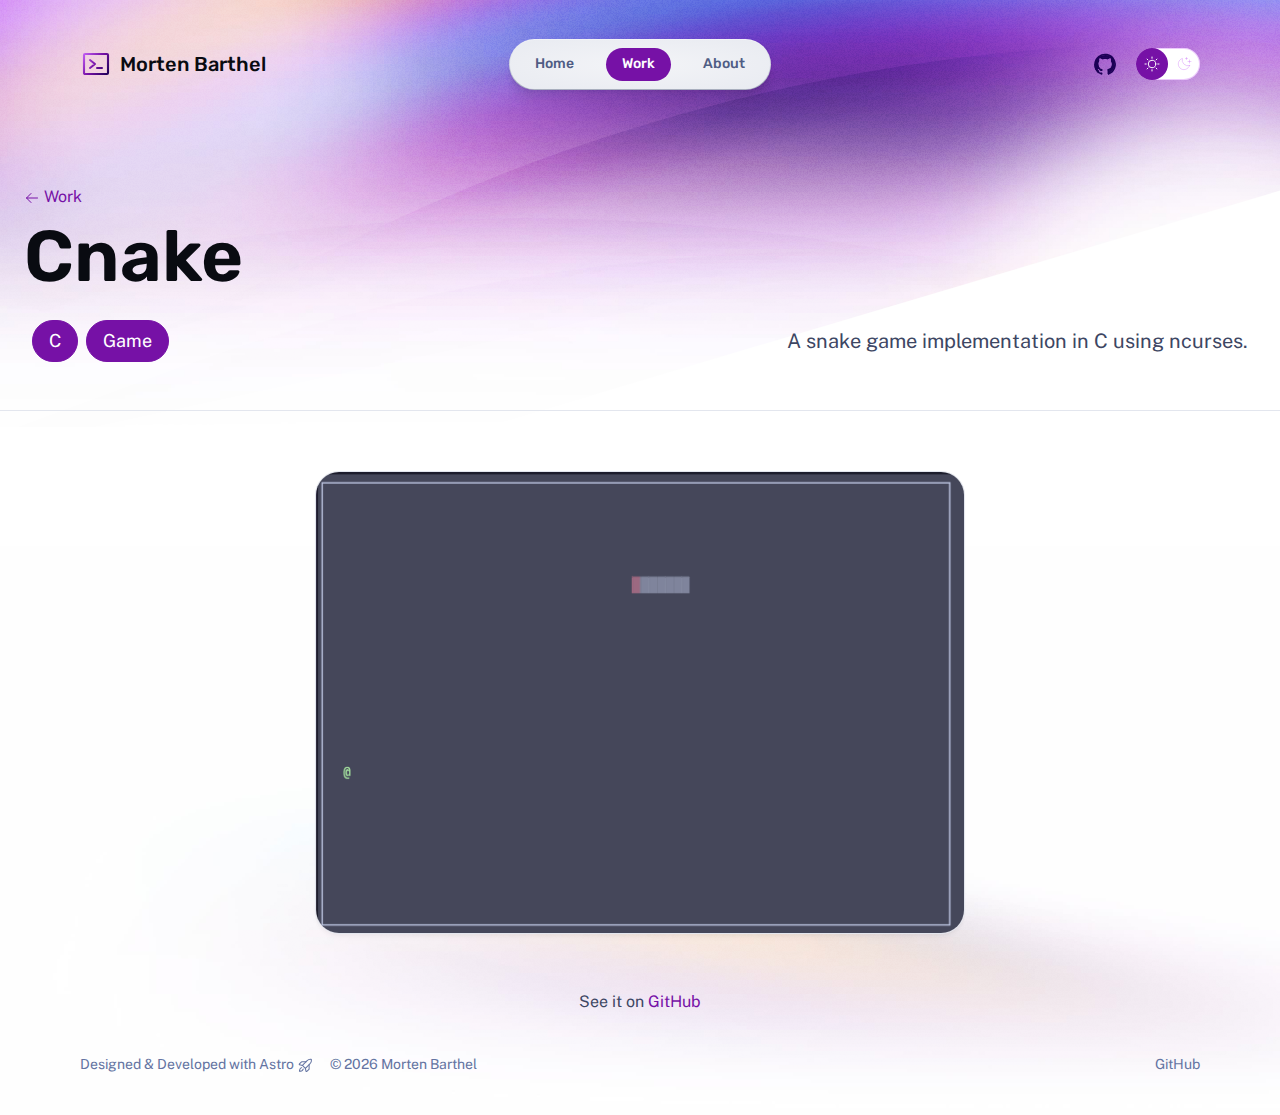
<file: work/cnake/index.html>
<!DOCTYPE html><html lang="en" data-astro-cid-37fxchfa> <head><meta charset="UTF-8"><meta name="description" property="og:description" content="A snake game implementation in C using ncurses.
"><meta name="viewport" content="width=device-width"><meta name="generator" content="Astro v6.1.3"><title>Cnake</title><link rel="icon" type="image/svg+xml" href="/favicon.svg"><link rel="icon" href="/favicon.ico"><link rel="preconnect" href="https://fonts.googleapis.com"><link rel="preconnect" href="https://fonts.gstatic.com" crossorigin><link href="https://fonts.googleapis.com/css2?family=Public+Sans:ital,wght@0,400;0,700;1,400&family=Rubik:wght@500;600&display=swap" rel="stylesheet"><script>
	// This code is inlined in the head to make dark mode instant & blocking.
	const getThemePreference = () => {
		if (typeof localStorage !== 'undefined' && localStorage.getItem('theme')) {
			return localStorage.getItem('theme');
		}
		return window.matchMedia('(prefers-color-scheme: dark)').matches ? 'dark' : 'light';
	};
	const isDark = getThemePreference() === 'dark';
	document.documentElement.classList[isDark ? 'add' : 'remove']('theme-dark');

	if (typeof localStorage !== 'undefined') {
		// Watch the document element and persist user preference when it changes.
		const observer = new MutationObserver(() => {
			const isDark = document.documentElement.classList.contains('theme-dark');
			localStorage.setItem('theme', isDark ? 'dark' : 'light');
		});
		observer.observe(document.documentElement, { attributes: true, attributeFilter: ['class'] });
	}
</script><link rel="stylesheet" href="/_astro/BaseLayout.J6YDj6DV.css">
<style>.pill[data-astro-cid-2qeywk4b]{display:flex;padding:.5rem 1rem;gap:.5rem;color:var(--accent-text-over);border:1px solid var(--accent-regular);background-color:var(--accent-regular);border-radius:999rem;font-size:var(--text-md);line-height:1.35;white-space:nowrap}
header[data-astro-cid-qwekciqp]{padding-bottom:2.5rem;border-bottom:1px solid var(--gray-800)}.back-link[data-astro-cid-qwekciqp]{display:none}.details[data-astro-cid-qwekciqp]{display:flex;flex-direction:column;padding:.5rem;gap:1.5rem;justify-content:space-between;align-items:center}.tags[data-astro-cid-qwekciqp]{display:flex;gap:.5rem}.description[data-astro-cid-qwekciqp]{font-size:var(--text-lg);max-width:54ch}.content[data-astro-cid-qwekciqp]{max-width:65ch;margin-inline:auto}.content[data-astro-cid-qwekciqp]>*+*{margin-top:1rem}.content[data-astro-cid-qwekciqp] h1,.content[data-astro-cid-qwekciqp] h2,.content[data-astro-cid-qwekciqp] h3,.content[data-astro-cid-qwekciqp] h4,.content[data-astro-cid-qwekciqp] h5{margin:1.5rem 0}.content[data-astro-cid-qwekciqp] img{border-radius:1.5rem;box-shadow:var(--shadow-sm);background:var(--gradient-subtle);border:1px solid var(--gray-800)}.content[data-astro-cid-qwekciqp] blockquote{font-size:var(--text-lg);font-family:var(--font-brand);font-weight:600;line-height:1.1;padding-inline-start:1.5rem;border-inline-start:.25rem solid var(--accent-dark);color:var(--gray-0)}.back-link[data-astro-cid-qwekciqp],.content[data-astro-cid-qwekciqp] a{text-decoration:1px solid underline transparent;text-underline-offset:.25em;transition:text-decoration-color var(--theme-transition)}.back-link[data-astro-cid-qwekciqp]:hover,.back-link[data-astro-cid-qwekciqp]:focus,.content[data-astro-cid-qwekciqp] a:hover,.content[data-astro-cid-qwekciqp] a:focus{text-decoration-color:currentColor}@media(min-width:50em){.back-link[data-astro-cid-qwekciqp]{display:block;align-self:flex-start}.details[data-astro-cid-qwekciqp]{flex-direction:row;gap:2.5rem}.content[data-astro-cid-qwekciqp] blockquote{font-size:var(--text-2xl)}}
</style></head> <body data-astro-cid-37fxchfa> <div class="stack backgrounds" data-astro-cid-37fxchfa> <nav data-astro-cid-dmqpwcec> <div class="menu-header" data-astro-cid-dmqpwcec> <a href="/" class="site-title" data-astro-cid-dmqpwcec> <svg xmlns="http://www.w3.org/2000/svg" width="40" height="40" viewBox="0 0 256 256" aria-hidden="true" stroke="url(#icon-gradient-29vh2snkg)" fill="url(#icon-gradient-29vh2snkg)" style="--size:1.6em" class="astro-patnjmll" data-astro-cid-patnjmll> <g data-astro-cid-patnjmll><path fill="none" stroke-linecap="round" stroke-linejoin="round" stroke-width="16" d="m80 96 40 32-40 32m56 0h40"/><rect width="192" height="160" x="32" y="48" fill="none" stroke-linecap="round" stroke-linejoin="round" stroke-width="16.97" rx="8.5"/></g> <linearGradient id="icon-gradient-29vh2snkg" x1="23" x2="235" y1="43" y2="202" gradientUnits="userSpaceOnUse" data-astro-cid-patnjmll> <stop stop-color="var(--gradient-stop-1)" data-astro-cid-patnjmll></stop> <stop offset=".5" stop-color="var(--gradient-stop-2)" data-astro-cid-patnjmll></stop> <stop offset="1" stop-color="var(--gradient-stop-3)" data-astro-cid-patnjmll></stop> </linearGradient> </svg>
Morten Barthel
</a> <menu-button data-astro-cid-dmqpwcec="true"> <template data-astro-cid-dmqpwcec> <button class="menu-button" aria-expanded="false" data-astro-cid-dmqpwcec> <span class="sr-only" data-astro-cid-dmqpwcec>Menu</span> <svg xmlns="http://www.w3.org/2000/svg" width="40" height="40" viewBox="0 0 256 256" aria-hidden="true" stroke="currentcolor" fill="currentcolor" class="astro-patnjmll" data-astro-cid-patnjmll> <g data-astro-cid-patnjmll><path stroke-linecap="round" stroke-linejoin="round" stroke-width="16" d="M40 128h176M40 64h176M40 192h176"/></g>  </svg> </button> </template> </menu-button> </div> <noscript> <ul class="nav-items" data-astro-cid-dmqpwcec> <li data-astro-cid-dmqpwcec> <a class="link" href="/" data-astro-cid-dmqpwcec> Home </a> </li><li data-astro-cid-dmqpwcec> <a aria-current="page" class="link" href="/work/" data-astro-cid-dmqpwcec> Work </a> </li><li data-astro-cid-dmqpwcec> <a class="link" href="/about/" data-astro-cid-dmqpwcec> About </a> </li> </ul> </noscript> <noscript> <div class="menu-footer" data-astro-cid-dmqpwcec> <div class="socials" data-astro-cid-dmqpwcec> <a href="https://github.com/DerIch69420" class="social" data-astro-cid-dmqpwcec> <span class="sr-only" data-astro-cid-dmqpwcec>GitHub</span> <svg xmlns="http://www.w3.org/2000/svg" width="40" height="40" viewBox="0 0 256 256" aria-hidden="true" stroke="currentcolor" fill="currentcolor" class="astro-patnjmll" data-astro-cid-patnjmll> <g data-astro-cid-patnjmll><g stroke-linecap="round" stroke-linejoin="round"><path fill="none" stroke-width="14.7" d="M55.7 167.2c13.9 1 21.3 13.1 22.2 14.6 4.2 7.2 10.4 9.6 18.3 7.1l1.1-3.4a60.3 60.3 0 0 1-25.8-11.9c-12-10.1-18-25.6-18-46.3"/><path fill="none" stroke-width="16" d="M61.4 205.1a24.5 24.5 0 0 1-3-6.1c-3.2-7.9-7.1-10.6-7.8-11.1l-1-.6c-2.4-1.6-9.5-6.5-7.2-13.9 1.4-4.5 6-7.2 12.3-7.2h.8c4 .3 7.6 1.5 10.7 3.2-9.1-10.1-13.6-24.3-13.6-42.3 0-11.3 3.5-21.7 10.1-30.4A46.7 46.7 0 0 1 65 67.3a8.3 8.3 0 0 1 5-4.7c2.8-.9 13.3-2.7 33.2 9.9a105 105 0 0 1 50.5 0c19.9-12.6 30.4-10.8 33.2-9.9 2.3.7 4.1 2.4 5 4.7 5 12.7 4 23.2 2.6 29.4 6.7 8.7 10 18.9 10 30.4 0 42.6-25.8 54.7-43.6 58.7 1.4 4.1 2.2 8.8 2.2 13.7l-.1 23.4v2.3"/><path fill="none" stroke-width="16" d="M160.9 185.7c1.4 4.1 2.2 8.8 2.2 13.7l-.1 23.4v2.3A98.6 98.6 0 1 0 61.4 205c-1.4-2.1-11.3-17.5-11.8-17.8-2.4-1.6-9.5-6.5-7.2-13.9 1.4-4.5 6-7.2 12.3-7.2h.8c4 .3 7.6 1.5 10.7 3.2-9.1-10.1-13.6-24.3-13.6-42.3 0-11.3 3.5-21.7 10.1-30.4A46.4 46.4 0 0 1 65 67.3a8.3 8.3 0 0 1 5-4.7c2.8-.9 13.3-2.7 33.2 9.9a105 105 0 0 1 50.5 0c19.9-12.6 30.4-10.8 33.2-9.9 2.3.7 4.1 2.4 5 4.7 5 12.7 4 23.2 2.6 29.4 6.7 8.7 10 18.9 10 30.4.1 42.6-25.8 54.7-43.6 58.6z"/><path fill="none" stroke-width="18.7" d="m170.1 203.3 17.3-12 17.2-18.7 9.5-26.6v-27.9l-9.5-27.5" /><path fill="none" stroke-width="22.7" d="m92.1 57.3 23.3-4.6 18.7-1.4 29.3 5.4m-110 32.6-8 16-4 21.4.6 20.3 3.4 13" /><path fill="none" stroke-width="13.3" d="M28.8 133a100 100 0 0 0 66.9 94.4v-8.7c-22.4 1.8-33-11.5-35.6-19.8-3.4-8.6-7.8-11.4-8.5-11.8"/></g></g>  </svg> </a> </div> </div> </noscript> <div id="menu-content" hidden data-astro-cid-dmqpwcec> <ul class="nav-items" data-astro-cid-dmqpwcec> <li data-astro-cid-dmqpwcec> <a class="link" href="/" data-astro-cid-dmqpwcec> Home </a> </li><li data-astro-cid-dmqpwcec> <a aria-current="page" class="link" href="/work/" data-astro-cid-dmqpwcec> Work </a> </li><li data-astro-cid-dmqpwcec> <a class="link" href="/about/" data-astro-cid-dmqpwcec> About </a> </li> </ul> <div class="menu-footer" data-astro-cid-dmqpwcec> <div class="socials" data-astro-cid-dmqpwcec> <a href="https://github.com/DerIch69420" class="social" data-astro-cid-dmqpwcec> <span class="sr-only" data-astro-cid-dmqpwcec>GitHub</span> <svg xmlns="http://www.w3.org/2000/svg" width="40" height="40" viewBox="0 0 256 256" aria-hidden="true" stroke="currentcolor" fill="currentcolor" class="astro-patnjmll" data-astro-cid-patnjmll> <g data-astro-cid-patnjmll><g stroke-linecap="round" stroke-linejoin="round"><path fill="none" stroke-width="14.7" d="M55.7 167.2c13.9 1 21.3 13.1 22.2 14.6 4.2 7.2 10.4 9.6 18.3 7.1l1.1-3.4a60.3 60.3 0 0 1-25.8-11.9c-12-10.1-18-25.6-18-46.3"/><path fill="none" stroke-width="16" d="M61.4 205.1a24.5 24.5 0 0 1-3-6.1c-3.2-7.9-7.1-10.6-7.8-11.1l-1-.6c-2.4-1.6-9.5-6.5-7.2-13.9 1.4-4.5 6-7.2 12.3-7.2h.8c4 .3 7.6 1.5 10.7 3.2-9.1-10.1-13.6-24.3-13.6-42.3 0-11.3 3.5-21.7 10.1-30.4A46.7 46.7 0 0 1 65 67.3a8.3 8.3 0 0 1 5-4.7c2.8-.9 13.3-2.7 33.2 9.9a105 105 0 0 1 50.5 0c19.9-12.6 30.4-10.8 33.2-9.9 2.3.7 4.1 2.4 5 4.7 5 12.7 4 23.2 2.6 29.4 6.7 8.7 10 18.9 10 30.4 0 42.6-25.8 54.7-43.6 58.7 1.4 4.1 2.2 8.8 2.2 13.7l-.1 23.4v2.3"/><path fill="none" stroke-width="16" d="M160.9 185.7c1.4 4.1 2.2 8.8 2.2 13.7l-.1 23.4v2.3A98.6 98.6 0 1 0 61.4 205c-1.4-2.1-11.3-17.5-11.8-17.8-2.4-1.6-9.5-6.5-7.2-13.9 1.4-4.5 6-7.2 12.3-7.2h.8c4 .3 7.6 1.5 10.7 3.2-9.1-10.1-13.6-24.3-13.6-42.3 0-11.3 3.5-21.7 10.1-30.4A46.4 46.4 0 0 1 65 67.3a8.3 8.3 0 0 1 5-4.7c2.8-.9 13.3-2.7 33.2 9.9a105 105 0 0 1 50.5 0c19.9-12.6 30.4-10.8 33.2-9.9 2.3.7 4.1 2.4 5 4.7 5 12.7 4 23.2 2.6 29.4 6.7 8.7 10 18.9 10 30.4.1 42.6-25.8 54.7-43.6 58.6z"/><path fill="none" stroke-width="18.7" d="m170.1 203.3 17.3-12 17.2-18.7 9.5-26.6v-27.9l-9.5-27.5" /><path fill="none" stroke-width="22.7" d="m92.1 57.3 23.3-4.6 18.7-1.4 29.3 5.4m-110 32.6-8 16-4 21.4.6 20.3 3.4 13" /><path fill="none" stroke-width="13.3" d="M28.8 133a100 100 0 0 0 66.9 94.4v-8.7c-22.4 1.8-33-11.5-35.6-19.8-3.4-8.6-7.8-11.4-8.5-11.8"/></g></g>  </svg> </a> </div> <div class="theme-toggle" data-astro-cid-dmqpwcec> <theme-toggle data-astro-cid-x3pjskd3="true"> <button data-astro-cid-x3pjskd3> <span class="sr-only" data-astro-cid-x3pjskd3>Dark theme</span> <span class="icon light" data-astro-cid-x3pjskd3><svg xmlns="http://www.w3.org/2000/svg" width="40" height="40" viewBox="0 0 256 256" aria-hidden="true" stroke="currentcolor" fill="currentcolor" class="astro-patnjmll" data-astro-cid-patnjmll> <g data-astro-cid-patnjmll><circle cx="128" cy="128" r="60" fill="none" stroke-linecap="round" stroke-linejoin="round" stroke-width="16"/><path fill="none" stroke-linecap="round" stroke-linejoin="round" stroke-width="16" d="M128 36V16M63 63 49 49m-13 79H16m47 65-14 14m79 13v20m65-47 14 14m13-79h20m-47-65 14-14"/></g>  </svg></span> <span class="icon dark" data-astro-cid-x3pjskd3><svg xmlns="http://www.w3.org/2000/svg" width="40" height="40" viewBox="0 0 256 256" aria-hidden="true" stroke="currentcolor" fill="currentcolor" class="astro-patnjmll" data-astro-cid-patnjmll> <g data-astro-cid-patnjmll><path fill="none" stroke-linecap="round" stroke-linejoin="round" stroke-width="16" d="M216 112V64m24 24h-48m-24-64v32m16-16h-32m65 113A92 92 0 0 1 103 39h0a92 92 0 1 0 114 114Z"/></g>  </svg></span> </button> </theme-toggle>  <script type="module">class n extends HTMLElement{constructor(){super();const e=this.querySelector("button"),t=s=>{document.documentElement.classList[s?"add":"remove"]("theme-dark"),e.setAttribute("aria-pressed",String(s))};e.addEventListener("click",()=>t(!this.isDark())),t(this.isDark())}isDark(){return document.documentElement.classList.contains("theme-dark")}}customElements.define("theme-toggle",n);</script> </div> </div> </div> </nav> <script type="module">class i extends HTMLElement{constructor(){super(),this.appendChild(this.querySelector("template").content.cloneNode(!0));const n=this.querySelector("button"),t=document.getElementById("menu-content");t.hidden=!0,t.classList.add("menu-content");const d=e=>{n.setAttribute("aria-expanded",e?"true":"false"),t.hidden=!e};n.addEventListener("click",()=>d(t.hidden===!0));const s=e=>{d(e.matches),n.hidden=e.matches},c=window.matchMedia("(min-width: 50em)");s(c),c.addEventListener("change",s)}}customElements.define("menu-button",i);</script>  <div class="stack gap-20" data-astro-cid-qwekciqp> <div class="stack gap-15" data-astro-cid-qwekciqp> <header data-astro-cid-qwekciqp> <div class="wrapper stack gap-2" data-astro-cid-qwekciqp> <a class="back-link" href="/work/" data-astro-cid-qwekciqp><svg xmlns="http://www.w3.org/2000/svg" width="40" height="40" viewBox="0 0 256 256" aria-hidden="true" stroke="currentcolor" fill="currentcolor" class="astro-patnjmll" data-astro-cid-patnjmll> <g data-astro-cid-patnjmll><path fill="none" stroke-linecap="round" stroke-linejoin="round" stroke-width="16" d="M216 128H40m72-72-72 72 72 72"/></g>  </svg> Work</a> <div class="hero stack gap-4 start" data-astro-cid-bbe6dxrz> <div class="stack gap-2" data-astro-cid-bbe6dxrz> <h1 class="title" data-astro-cid-bbe6dxrz>Cnake</h1>  </div>  <div class="details" data-astro-cid-qwekciqp> <div class="tags" data-astro-cid-qwekciqp> <div class="pill" data-astro-cid-2qeywk4b>C</div><div class="pill" data-astro-cid-2qeywk4b>Game</div> </div> <p class="description" data-astro-cid-qwekciqp>A snake game implementation in C using ncurses.
</p> </div>  </div> </div> </header> <main class="wrapper" data-astro-cid-qwekciqp> <div class="stack gap-10 content" data-astro-cid-qwekciqp> <img src="/assets/cnake.png" alt="Showcase of Cnake" data-astro-cid-qwekciqp> <div class="content" data-astro-cid-qwekciqp> <p>See it on <a href="https://github.com/DerIch69420/cnake">GitHub</a></p> </div> </div> </main> </div> </div>  <footer data-astro-cid-sz7xmlte> <div class="group" data-astro-cid-sz7xmlte> <p data-astro-cid-sz7xmlte>
Designed & Developed with <a href="https://astro.build/" data-astro-cid-sz7xmlte>Astro</a> <svg xmlns="http://www.w3.org/2000/svg" width="40" height="40" viewBox="0 0 256 256" aria-hidden="true" stroke="currentcolor" fill="currentcolor" style="--size:1.2em" class="astro-patnjmll" data-astro-cid-patnjmll> <g data-astro-cid-patnjmll><path fill="none" stroke-linecap="round" stroke-linejoin="round" stroke-width="16" d="M94.1 184.6c-11.4 33.9-56.6 33.9-56.6 33.9s0-45.2 33.9-56.6m124.5-56.5L128 173.3 82.7 128l67.9-67.9C176.3 34.4 202 34.7 213 36.3a7.8 7.8 0 0 1 6.7 6.7c1.6 11 1.9 36.7-23.8 62.4Z"/><path fill="none" stroke-linecap="round" stroke-linejoin="round" stroke-width="16" d="M184.6 116.7v64.6a8 8 0 0 1-2.4 5.6l-32.3 32.4a8 8 0 0 1-13.5-4.1l-8.4-41.9m11.3-101.9H74.7a8 8 0 0 0-5.6 2.4l-32.4 32.3a8 8 0 0 0 4.1 13.5l41.9 8.4"/></g>  </svg> </p> <p data-astro-cid-sz7xmlte>&copy; 2026 Morten Barthel</p> </div> <p class="socials" data-astro-cid-sz7xmlte> <a href="https://github.com/DerIch69420" data-astro-cid-sz7xmlte> GitHub</a> </p> </footer> </div> <script type="module">addEventListener("load",()=>document.documentElement.classList.add("loaded"));</script> </body> </html>
</file>
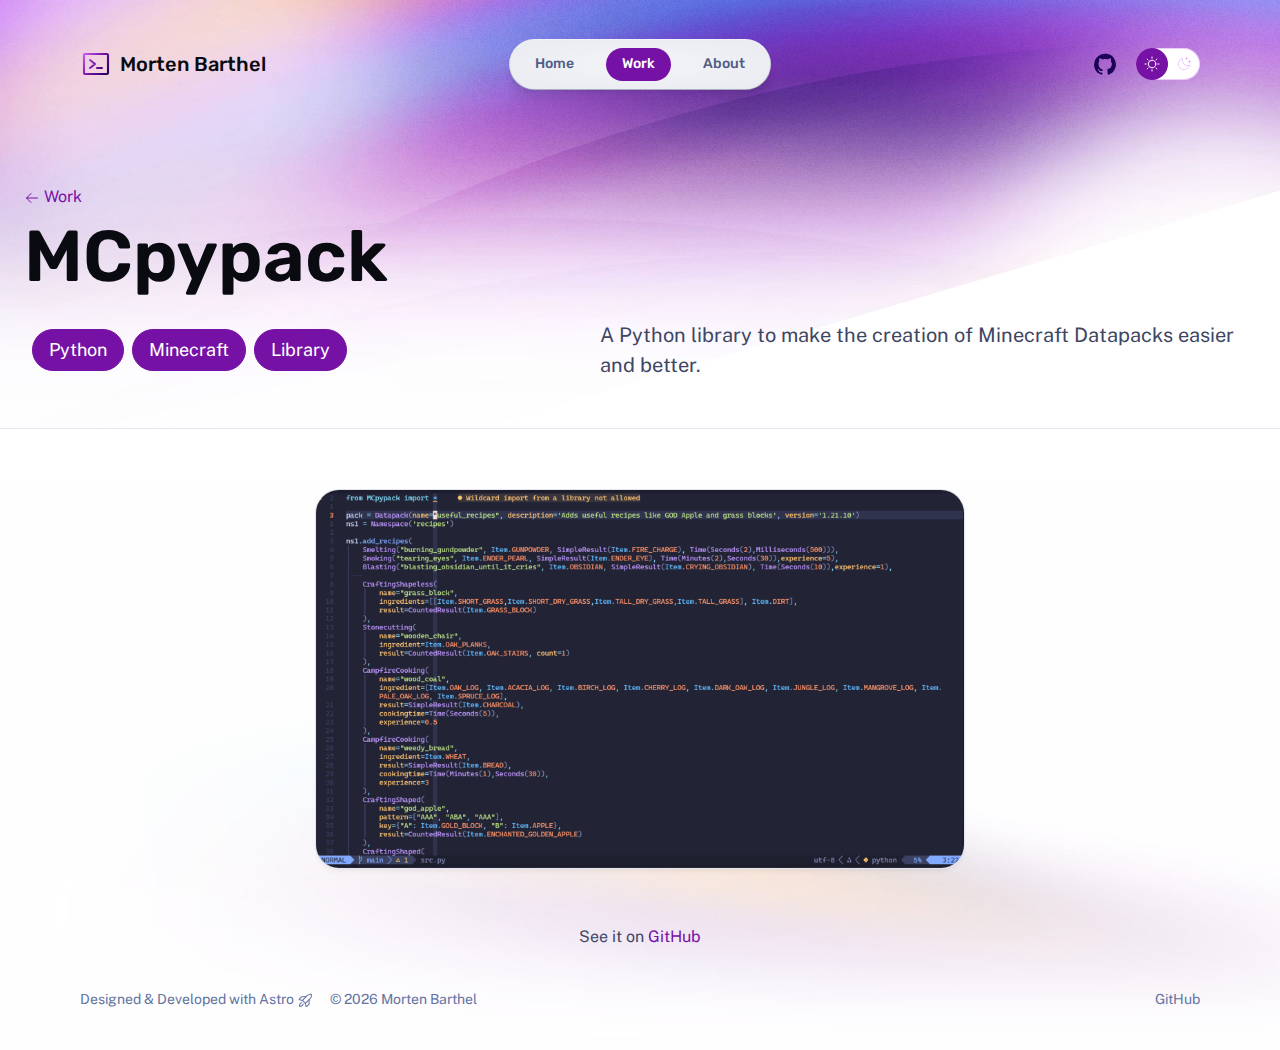
<file: work/mcpypack/index.html>
<!DOCTYPE html><html lang="en" data-astro-cid-37fxchfa> <head><meta charset="UTF-8"><meta name="description" property="og:description" content="A Python library to make the creation of Minecraft Datapacks easier and
  better.
"><meta name="viewport" content="width=device-width"><meta name="generator" content="Astro v6.1.3"><title>MCpypack</title><link rel="icon" type="image/svg+xml" href="/favicon.svg"><link rel="icon" href="/favicon.ico"><link rel="preconnect" href="https://fonts.googleapis.com"><link rel="preconnect" href="https://fonts.gstatic.com" crossorigin><link href="https://fonts.googleapis.com/css2?family=Public+Sans:ital,wght@0,400;0,700;1,400&family=Rubik:wght@500;600&display=swap" rel="stylesheet"><script>
	// This code is inlined in the head to make dark mode instant & blocking.
	const getThemePreference = () => {
		if (typeof localStorage !== 'undefined' && localStorage.getItem('theme')) {
			return localStorage.getItem('theme');
		}
		return window.matchMedia('(prefers-color-scheme: dark)').matches ? 'dark' : 'light';
	};
	const isDark = getThemePreference() === 'dark';
	document.documentElement.classList[isDark ? 'add' : 'remove']('theme-dark');

	if (typeof localStorage !== 'undefined') {
		// Watch the document element and persist user preference when it changes.
		const observer = new MutationObserver(() => {
			const isDark = document.documentElement.classList.contains('theme-dark');
			localStorage.setItem('theme', isDark ? 'dark' : 'light');
		});
		observer.observe(document.documentElement, { attributes: true, attributeFilter: ['class'] });
	}
</script><link rel="stylesheet" href="/_astro/BaseLayout.J6YDj6DV.css">
<style>.pill[data-astro-cid-2qeywk4b]{display:flex;padding:.5rem 1rem;gap:.5rem;color:var(--accent-text-over);border:1px solid var(--accent-regular);background-color:var(--accent-regular);border-radius:999rem;font-size:var(--text-md);line-height:1.35;white-space:nowrap}
header[data-astro-cid-qwekciqp]{padding-bottom:2.5rem;border-bottom:1px solid var(--gray-800)}.back-link[data-astro-cid-qwekciqp]{display:none}.details[data-astro-cid-qwekciqp]{display:flex;flex-direction:column;padding:.5rem;gap:1.5rem;justify-content:space-between;align-items:center}.tags[data-astro-cid-qwekciqp]{display:flex;gap:.5rem}.description[data-astro-cid-qwekciqp]{font-size:var(--text-lg);max-width:54ch}.content[data-astro-cid-qwekciqp]{max-width:65ch;margin-inline:auto}.content[data-astro-cid-qwekciqp]>*+*{margin-top:1rem}.content[data-astro-cid-qwekciqp] h1,.content[data-astro-cid-qwekciqp] h2,.content[data-astro-cid-qwekciqp] h3,.content[data-astro-cid-qwekciqp] h4,.content[data-astro-cid-qwekciqp] h5{margin:1.5rem 0}.content[data-astro-cid-qwekciqp] img{border-radius:1.5rem;box-shadow:var(--shadow-sm);background:var(--gradient-subtle);border:1px solid var(--gray-800)}.content[data-astro-cid-qwekciqp] blockquote{font-size:var(--text-lg);font-family:var(--font-brand);font-weight:600;line-height:1.1;padding-inline-start:1.5rem;border-inline-start:.25rem solid var(--accent-dark);color:var(--gray-0)}.back-link[data-astro-cid-qwekciqp],.content[data-astro-cid-qwekciqp] a{text-decoration:1px solid underline transparent;text-underline-offset:.25em;transition:text-decoration-color var(--theme-transition)}.back-link[data-astro-cid-qwekciqp]:hover,.back-link[data-astro-cid-qwekciqp]:focus,.content[data-astro-cid-qwekciqp] a:hover,.content[data-astro-cid-qwekciqp] a:focus{text-decoration-color:currentColor}@media(min-width:50em){.back-link[data-astro-cid-qwekciqp]{display:block;align-self:flex-start}.details[data-astro-cid-qwekciqp]{flex-direction:row;gap:2.5rem}.content[data-astro-cid-qwekciqp] blockquote{font-size:var(--text-2xl)}}
</style></head> <body data-astro-cid-37fxchfa> <div class="stack backgrounds" data-astro-cid-37fxchfa> <nav data-astro-cid-dmqpwcec> <div class="menu-header" data-astro-cid-dmqpwcec> <a href="/" class="site-title" data-astro-cid-dmqpwcec> <svg xmlns="http://www.w3.org/2000/svg" width="40" height="40" viewBox="0 0 256 256" aria-hidden="true" stroke="url(#icon-gradient-265r5ij2v)" fill="url(#icon-gradient-265r5ij2v)" style="--size:1.6em" class="astro-patnjmll" data-astro-cid-patnjmll> <g data-astro-cid-patnjmll><path fill="none" stroke-linecap="round" stroke-linejoin="round" stroke-width="16" d="m80 96 40 32-40 32m56 0h40"/><rect width="192" height="160" x="32" y="48" fill="none" stroke-linecap="round" stroke-linejoin="round" stroke-width="16.97" rx="8.5"/></g> <linearGradient id="icon-gradient-265r5ij2v" x1="23" x2="235" y1="43" y2="202" gradientUnits="userSpaceOnUse" data-astro-cid-patnjmll> <stop stop-color="var(--gradient-stop-1)" data-astro-cid-patnjmll></stop> <stop offset=".5" stop-color="var(--gradient-stop-2)" data-astro-cid-patnjmll></stop> <stop offset="1" stop-color="var(--gradient-stop-3)" data-astro-cid-patnjmll></stop> </linearGradient> </svg>
Morten Barthel
</a> <menu-button data-astro-cid-dmqpwcec="true"> <template data-astro-cid-dmqpwcec> <button class="menu-button" aria-expanded="false" data-astro-cid-dmqpwcec> <span class="sr-only" data-astro-cid-dmqpwcec>Menu</span> <svg xmlns="http://www.w3.org/2000/svg" width="40" height="40" viewBox="0 0 256 256" aria-hidden="true" stroke="currentcolor" fill="currentcolor" class="astro-patnjmll" data-astro-cid-patnjmll> <g data-astro-cid-patnjmll><path stroke-linecap="round" stroke-linejoin="round" stroke-width="16" d="M40 128h176M40 64h176M40 192h176"/></g>  </svg> </button> </template> </menu-button> </div> <noscript> <ul class="nav-items" data-astro-cid-dmqpwcec> <li data-astro-cid-dmqpwcec> <a class="link" href="/" data-astro-cid-dmqpwcec> Home </a> </li><li data-astro-cid-dmqpwcec> <a aria-current="page" class="link" href="/work/" data-astro-cid-dmqpwcec> Work </a> </li><li data-astro-cid-dmqpwcec> <a class="link" href="/about/" data-astro-cid-dmqpwcec> About </a> </li> </ul> </noscript> <noscript> <div class="menu-footer" data-astro-cid-dmqpwcec> <div class="socials" data-astro-cid-dmqpwcec> <a href="https://github.com/DerIch69420" class="social" data-astro-cid-dmqpwcec> <span class="sr-only" data-astro-cid-dmqpwcec>GitHub</span> <svg xmlns="http://www.w3.org/2000/svg" width="40" height="40" viewBox="0 0 256 256" aria-hidden="true" stroke="currentcolor" fill="currentcolor" class="astro-patnjmll" data-astro-cid-patnjmll> <g data-astro-cid-patnjmll><g stroke-linecap="round" stroke-linejoin="round"><path fill="none" stroke-width="14.7" d="M55.7 167.2c13.9 1 21.3 13.1 22.2 14.6 4.2 7.2 10.4 9.6 18.3 7.1l1.1-3.4a60.3 60.3 0 0 1-25.8-11.9c-12-10.1-18-25.6-18-46.3"/><path fill="none" stroke-width="16" d="M61.4 205.1a24.5 24.5 0 0 1-3-6.1c-3.2-7.9-7.1-10.6-7.8-11.1l-1-.6c-2.4-1.6-9.5-6.5-7.2-13.9 1.4-4.5 6-7.2 12.3-7.2h.8c4 .3 7.6 1.5 10.7 3.2-9.1-10.1-13.6-24.3-13.6-42.3 0-11.3 3.5-21.7 10.1-30.4A46.7 46.7 0 0 1 65 67.3a8.3 8.3 0 0 1 5-4.7c2.8-.9 13.3-2.7 33.2 9.9a105 105 0 0 1 50.5 0c19.9-12.6 30.4-10.8 33.2-9.9 2.3.7 4.1 2.4 5 4.7 5 12.7 4 23.2 2.6 29.4 6.7 8.7 10 18.9 10 30.4 0 42.6-25.8 54.7-43.6 58.7 1.4 4.1 2.2 8.8 2.2 13.7l-.1 23.4v2.3"/><path fill="none" stroke-width="16" d="M160.9 185.7c1.4 4.1 2.2 8.8 2.2 13.7l-.1 23.4v2.3A98.6 98.6 0 1 0 61.4 205c-1.4-2.1-11.3-17.5-11.8-17.8-2.4-1.6-9.5-6.5-7.2-13.9 1.4-4.5 6-7.2 12.3-7.2h.8c4 .3 7.6 1.5 10.7 3.2-9.1-10.1-13.6-24.3-13.6-42.3 0-11.3 3.5-21.7 10.1-30.4A46.4 46.4 0 0 1 65 67.3a8.3 8.3 0 0 1 5-4.7c2.8-.9 13.3-2.7 33.2 9.9a105 105 0 0 1 50.5 0c19.9-12.6 30.4-10.8 33.2-9.9 2.3.7 4.1 2.4 5 4.7 5 12.7 4 23.2 2.6 29.4 6.7 8.7 10 18.9 10 30.4.1 42.6-25.8 54.7-43.6 58.6z"/><path fill="none" stroke-width="18.7" d="m170.1 203.3 17.3-12 17.2-18.7 9.5-26.6v-27.9l-9.5-27.5" /><path fill="none" stroke-width="22.7" d="m92.1 57.3 23.3-4.6 18.7-1.4 29.3 5.4m-110 32.6-8 16-4 21.4.6 20.3 3.4 13" /><path fill="none" stroke-width="13.3" d="M28.8 133a100 100 0 0 0 66.9 94.4v-8.7c-22.4 1.8-33-11.5-35.6-19.8-3.4-8.6-7.8-11.4-8.5-11.8"/></g></g>  </svg> </a> </div> </div> </noscript> <div id="menu-content" hidden data-astro-cid-dmqpwcec> <ul class="nav-items" data-astro-cid-dmqpwcec> <li data-astro-cid-dmqpwcec> <a class="link" href="/" data-astro-cid-dmqpwcec> Home </a> </li><li data-astro-cid-dmqpwcec> <a aria-current="page" class="link" href="/work/" data-astro-cid-dmqpwcec> Work </a> </li><li data-astro-cid-dmqpwcec> <a class="link" href="/about/" data-astro-cid-dmqpwcec> About </a> </li> </ul> <div class="menu-footer" data-astro-cid-dmqpwcec> <div class="socials" data-astro-cid-dmqpwcec> <a href="https://github.com/DerIch69420" class="social" data-astro-cid-dmqpwcec> <span class="sr-only" data-astro-cid-dmqpwcec>GitHub</span> <svg xmlns="http://www.w3.org/2000/svg" width="40" height="40" viewBox="0 0 256 256" aria-hidden="true" stroke="currentcolor" fill="currentcolor" class="astro-patnjmll" data-astro-cid-patnjmll> <g data-astro-cid-patnjmll><g stroke-linecap="round" stroke-linejoin="round"><path fill="none" stroke-width="14.7" d="M55.7 167.2c13.9 1 21.3 13.1 22.2 14.6 4.2 7.2 10.4 9.6 18.3 7.1l1.1-3.4a60.3 60.3 0 0 1-25.8-11.9c-12-10.1-18-25.6-18-46.3"/><path fill="none" stroke-width="16" d="M61.4 205.1a24.5 24.5 0 0 1-3-6.1c-3.2-7.9-7.1-10.6-7.8-11.1l-1-.6c-2.4-1.6-9.5-6.5-7.2-13.9 1.4-4.5 6-7.2 12.3-7.2h.8c4 .3 7.6 1.5 10.7 3.2-9.1-10.1-13.6-24.3-13.6-42.3 0-11.3 3.5-21.7 10.1-30.4A46.7 46.7 0 0 1 65 67.3a8.3 8.3 0 0 1 5-4.7c2.8-.9 13.3-2.7 33.2 9.9a105 105 0 0 1 50.5 0c19.9-12.6 30.4-10.8 33.2-9.9 2.3.7 4.1 2.4 5 4.7 5 12.7 4 23.2 2.6 29.4 6.7 8.7 10 18.9 10 30.4 0 42.6-25.8 54.7-43.6 58.7 1.4 4.1 2.2 8.8 2.2 13.7l-.1 23.4v2.3"/><path fill="none" stroke-width="16" d="M160.9 185.7c1.4 4.1 2.2 8.8 2.2 13.7l-.1 23.4v2.3A98.6 98.6 0 1 0 61.4 205c-1.4-2.1-11.3-17.5-11.8-17.8-2.4-1.6-9.5-6.5-7.2-13.9 1.4-4.5 6-7.2 12.3-7.2h.8c4 .3 7.6 1.5 10.7 3.2-9.1-10.1-13.6-24.3-13.6-42.3 0-11.3 3.5-21.7 10.1-30.4A46.4 46.4 0 0 1 65 67.3a8.3 8.3 0 0 1 5-4.7c2.8-.9 13.3-2.7 33.2 9.9a105 105 0 0 1 50.5 0c19.9-12.6 30.4-10.8 33.2-9.9 2.3.7 4.1 2.4 5 4.7 5 12.7 4 23.2 2.6 29.4 6.7 8.7 10 18.9 10 30.4.1 42.6-25.8 54.7-43.6 58.6z"/><path fill="none" stroke-width="18.7" d="m170.1 203.3 17.3-12 17.2-18.7 9.5-26.6v-27.9l-9.5-27.5" /><path fill="none" stroke-width="22.7" d="m92.1 57.3 23.3-4.6 18.7-1.4 29.3 5.4m-110 32.6-8 16-4 21.4.6 20.3 3.4 13" /><path fill="none" stroke-width="13.3" d="M28.8 133a100 100 0 0 0 66.9 94.4v-8.7c-22.4 1.8-33-11.5-35.6-19.8-3.4-8.6-7.8-11.4-8.5-11.8"/></g></g>  </svg> </a> </div> <div class="theme-toggle" data-astro-cid-dmqpwcec> <theme-toggle data-astro-cid-x3pjskd3="true"> <button data-astro-cid-x3pjskd3> <span class="sr-only" data-astro-cid-x3pjskd3>Dark theme</span> <span class="icon light" data-astro-cid-x3pjskd3><svg xmlns="http://www.w3.org/2000/svg" width="40" height="40" viewBox="0 0 256 256" aria-hidden="true" stroke="currentcolor" fill="currentcolor" class="astro-patnjmll" data-astro-cid-patnjmll> <g data-astro-cid-patnjmll><circle cx="128" cy="128" r="60" fill="none" stroke-linecap="round" stroke-linejoin="round" stroke-width="16"/><path fill="none" stroke-linecap="round" stroke-linejoin="round" stroke-width="16" d="M128 36V16M63 63 49 49m-13 79H16m47 65-14 14m79 13v20m65-47 14 14m13-79h20m-47-65 14-14"/></g>  </svg></span> <span class="icon dark" data-astro-cid-x3pjskd3><svg xmlns="http://www.w3.org/2000/svg" width="40" height="40" viewBox="0 0 256 256" aria-hidden="true" stroke="currentcolor" fill="currentcolor" class="astro-patnjmll" data-astro-cid-patnjmll> <g data-astro-cid-patnjmll><path fill="none" stroke-linecap="round" stroke-linejoin="round" stroke-width="16" d="M216 112V64m24 24h-48m-24-64v32m16-16h-32m65 113A92 92 0 0 1 103 39h0a92 92 0 1 0 114 114Z"/></g>  </svg></span> </button> </theme-toggle>  <script type="module">class n extends HTMLElement{constructor(){super();const e=this.querySelector("button"),t=s=>{document.documentElement.classList[s?"add":"remove"]("theme-dark"),e.setAttribute("aria-pressed",String(s))};e.addEventListener("click",()=>t(!this.isDark())),t(this.isDark())}isDark(){return document.documentElement.classList.contains("theme-dark")}}customElements.define("theme-toggle",n);</script> </div> </div> </div> </nav> <script type="module">class i extends HTMLElement{constructor(){super(),this.appendChild(this.querySelector("template").content.cloneNode(!0));const n=this.querySelector("button"),t=document.getElementById("menu-content");t.hidden=!0,t.classList.add("menu-content");const d=e=>{n.setAttribute("aria-expanded",e?"true":"false"),t.hidden=!e};n.addEventListener("click",()=>d(t.hidden===!0));const s=e=>{d(e.matches),n.hidden=e.matches},c=window.matchMedia("(min-width: 50em)");s(c),c.addEventListener("change",s)}}customElements.define("menu-button",i);</script>  <div class="stack gap-20" data-astro-cid-qwekciqp> <div class="stack gap-15" data-astro-cid-qwekciqp> <header data-astro-cid-qwekciqp> <div class="wrapper stack gap-2" data-astro-cid-qwekciqp> <a class="back-link" href="/work/" data-astro-cid-qwekciqp><svg xmlns="http://www.w3.org/2000/svg" width="40" height="40" viewBox="0 0 256 256" aria-hidden="true" stroke="currentcolor" fill="currentcolor" class="astro-patnjmll" data-astro-cid-patnjmll> <g data-astro-cid-patnjmll><path fill="none" stroke-linecap="round" stroke-linejoin="round" stroke-width="16" d="M216 128H40m72-72-72 72 72 72"/></g>  </svg> Work</a> <div class="hero stack gap-4 start" data-astro-cid-bbe6dxrz> <div class="stack gap-2" data-astro-cid-bbe6dxrz> <h1 class="title" data-astro-cid-bbe6dxrz>MCpypack</h1>  </div>  <div class="details" data-astro-cid-qwekciqp> <div class="tags" data-astro-cid-qwekciqp> <div class="pill" data-astro-cid-2qeywk4b>Python</div><div class="pill" data-astro-cid-2qeywk4b>Minecraft</div><div class="pill" data-astro-cid-2qeywk4b>Library</div> </div> <p class="description" data-astro-cid-qwekciqp>A Python library to make the creation of Minecraft Datapacks easier and
  better.
</p> </div>  </div> </div> </header> <main class="wrapper" data-astro-cid-qwekciqp> <div class="stack gap-10 content" data-astro-cid-qwekciqp> <img src="/assets/mcpypack.png" alt="Showcase of code using MCpypack" data-astro-cid-qwekciqp> <div class="content" data-astro-cid-qwekciqp> <p>See it on <a href="https://github.com/MRGE-Redstone/pypack">GitHub</a></p> </div> </div> </main> </div> </div>  <footer data-astro-cid-sz7xmlte> <div class="group" data-astro-cid-sz7xmlte> <p data-astro-cid-sz7xmlte>
Designed & Developed with <a href="https://astro.build/" data-astro-cid-sz7xmlte>Astro</a> <svg xmlns="http://www.w3.org/2000/svg" width="40" height="40" viewBox="0 0 256 256" aria-hidden="true" stroke="currentcolor" fill="currentcolor" style="--size:1.2em" class="astro-patnjmll" data-astro-cid-patnjmll> <g data-astro-cid-patnjmll><path fill="none" stroke-linecap="round" stroke-linejoin="round" stroke-width="16" d="M94.1 184.6c-11.4 33.9-56.6 33.9-56.6 33.9s0-45.2 33.9-56.6m124.5-56.5L128 173.3 82.7 128l67.9-67.9C176.3 34.4 202 34.7 213 36.3a7.8 7.8 0 0 1 6.7 6.7c1.6 11 1.9 36.7-23.8 62.4Z"/><path fill="none" stroke-linecap="round" stroke-linejoin="round" stroke-width="16" d="M184.6 116.7v64.6a8 8 0 0 1-2.4 5.6l-32.3 32.4a8 8 0 0 1-13.5-4.1l-8.4-41.9m11.3-101.9H74.7a8 8 0 0 0-5.6 2.4l-32.4 32.3a8 8 0 0 0 4.1 13.5l41.9 8.4"/></g>  </svg> </p> <p data-astro-cid-sz7xmlte>&copy; 2026 Morten Barthel</p> </div> <p class="socials" data-astro-cid-sz7xmlte> <a href="https://github.com/DerIch69420" data-astro-cid-sz7xmlte> GitHub</a> </p> </footer> </div> <script type="module">addEventListener("load",()=>document.documentElement.classList.add("loaded"));</script> </body> </html>
</file>
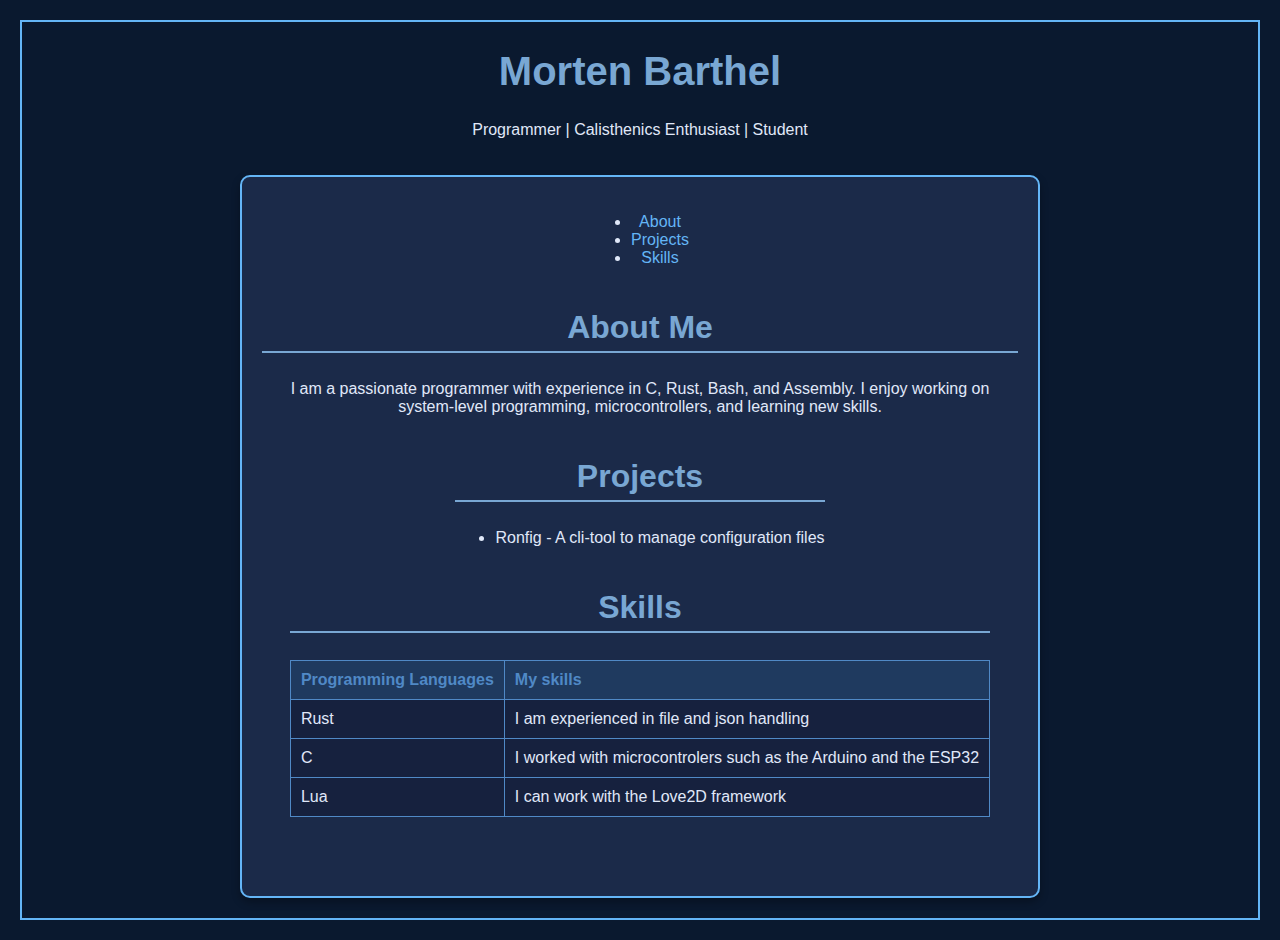
<file: content/portfolio/main.html>
<!doctype html>
<html lang="en">
  <head>
    <meta charset="UTF-8" />
    <meta name="viewport" content="width=device-width, initial-scale=1.0" />
    <title>Morten Barthel - Portfolio</title>
    <link rel="stylesheet" href="../../styles/dark-blue/main.css" />
    <link rel="stylesheet" href="../../styles/dark-blue/header.css" />
    <link rel="stylesheet" href="../../styles/dark-blue/link.css" />
    <link rel="stylesheet" href="../../styles/dark-blue/table.css" />
  </head>
  <body>
    <header>
      <h1>Morten Barthel</h1>
      <p>Programmer | Calisthenics Enthusiast | Student</p>
    </header>
    <main>
      <nav>
        <ul>
          <li><a href="#about">About</a></li>
          <li><a href="#projects">Projects</a></li>
          <li><a href="#skills">Skills</a></li>
        </ul>
      </nav>
      <section id="about">
        <h2>About Me</h2>
        <p>
          I am a passionate programmer with experience in C, Rust, Bash, and
          Assembly. I enjoy working on system-level programming,
          microcontrollers, and learning new skills.
        </p>
      </section>
      <section id="projects">
        <h2>Projects</h2>
        <ul>
          <li>Ronfig - A cli-tool to manage configuration files</li>
        </ul>
      </section>
      <section id="skills">
        <h2>Skills</h2>
        <table>
          <tr>
            <th>Programming Languages</th>
            <th>My skills</th>
          </tr>
          <tr>
            <td>Rust</td>
            <td>I am experienced in file and json handling</td>
          </tr>
          <tr>
            <td>C</td>
            <td>
              I worked with microcontrolers such as the Arduino and the ESP32
            </td>
          </tr>
          <tr>
            <td>Lua</td>
            <td>I can work with the Love2D framework</td>
          </tr>
        </table>
      </section>
    </main>
  </body>
</html>
</file>
<file: styles/dark-blue/main.css>
:root {
  --bg-color: #0a192f;
  --text-color: #e0e8f9;
  --primary-color: #1b2a49;
  --secondary-color: #112240;
  --accent-color: #64b5f6;
  --border-radius: 10px;
  --border-width: 2px;
  --padding: 20px;
  --margin: 20px;
}

html {
  margin: 20px;
}

body {
  border: var(--border-width) solid var(--accent-color);
  padding: var(--padding);
  box-sizing: border-box;
  background-color: var(--bg-color);
  color: var(--text-color);
  font-family: Arial, sans-serif;
  margin: 0;
  padding: 0;
  display: flex;
  flex-direction: column;
  align-items: center;
  justify-content: flex-start;
  min-height: 100vh;
  text-align: center;
}

main {
  flex: 1;
  display: flex;
  flex-direction: column;
  align-items: center;
  justify-content: flex-start;
  width: 90%;
  max-width: 800px;
  padding: var(--padding);
  padding-bottom: 20px;
  margin: var(--margin);
  background-color: var(--primary-color);
  border-radius: var(--border-radius);
  border: var(--border-width) solid var(--accent-color);
  box-shadow: 0 4px 8px rgba(0, 0, 0, 0.3);
  box-sizing: border-box;
}

footer {
  background-color: var(--secondary-color);
  color: var(--text-color);
  text-align: center;
  padding: 15px;
  font-size: 14px;
  position: fixed;
  bottom: 0;
  width: 100%;
  display: flex;
  align-items: center;
  justify-content: center;
  border-top: var(--border-width) solid var(--accent-color);
}
</file>
<file: styles/dark-blue/header.css>
:root {
    --header-color: #79A7D3;
}

h1, h2, h3, h4, h5, h6 {
    color: var(--header-color);
    text-align: center;
}

h1 {
    font-size: 2.5rem;
    font-weight: bold;
}

h2 {
    font-size: 2rem;
    border-bottom: 2px solid var(--header-color);
    padding-bottom: 5px;
}

h3 {
    font-size: 1.75rem;
    font-style: italic;
}

h4, h5, h6 {
    font-size: 1.5rem;
}
</file>
<file: styles/dark-blue/link.css>
:root {
    --link-color: #64B5F6;
    --link-hover: #82CFFF;
    --link-active: #5089C6;
}

a {
    color: var(--link-color);
    text-decoration: none;
    transition: color 0.3s ease-in-out;
}

a:hover {
    color: var(--link-hover);
    text-decoration: underline;
}

a:active {
    color: var(--link-active);
}
</file>
<file: styles/dark-blue/table.css>
:root {
    --table-bg: #16213E;
    --table-header: #1F3A5F;
    --table-border: #5089C6;
    --table-text: #E0E8F9;
}

table {
    width: 100%;
    border-collapse: collapse;
    background-color: var(--table-bg);
    color: var(--table-text);
}

th, td {
    border: 1px solid var(--table-border);
    padding: 10px;
    text-align: left;
}

th {
    background-color: var(--table-header);
    color: var(--table-border);
}
</file>
<file: _astro/BaseLayout.J6YDj6DV.css>
.hero[data-astro-cid-bbe6dxrz]{font-size:var(--text-lg);text-align:center}.title[data-astro-cid-bbe6dxrz],.tagline[data-astro-cid-bbe6dxrz]{max-width:37ch;margin-inline:auto}.title[data-astro-cid-bbe6dxrz]{font-size:var(--text-3xl);color:var(--gray-0)}@media(min-width:50em){.hero[data-astro-cid-bbe6dxrz]{font-size:var(--text-xl)}.start[data-astro-cid-bbe6dxrz]{text-align:start}.start[data-astro-cid-bbe6dxrz] .title[data-astro-cid-bbe6dxrz],.start[data-astro-cid-bbe6dxrz] .tagline[data-astro-cid-bbe6dxrz]{margin-inline:unset}.title[data-astro-cid-bbe6dxrz]{font-size:var(--text-5xl)}}svg[data-astro-cid-patnjmll]{vertical-align:middle;width:var(--size, 1em);height:var(--size, 1em)}footer[data-astro-cid-sz7xmlte]{display:flex;flex-direction:column;gap:3rem;margin-top:auto;padding:3rem 2rem;text-align:center;color:var(--gray-400);font-size:var(--text-sm)}footer[data-astro-cid-sz7xmlte] a[data-astro-cid-sz7xmlte]{color:var(--gray-400);text-decoration:1px solid underline transparent;text-underline-offset:.25em;transition:text-decoration-color var(--theme-transition)}footer[data-astro-cid-sz7xmlte] a[data-astro-cid-sz7xmlte]:hover,footer[data-astro-cid-sz7xmlte] a[data-astro-cid-sz7xmlte]:focus{text-decoration-color:currentColor}.group[data-astro-cid-sz7xmlte]{display:flex;flex-direction:column;gap:.5rem}.socials[data-astro-cid-sz7xmlte]{display:flex;justify-content:center;gap:1rem;flex-wrap:wrap}@media(min-width:50em){footer[data-astro-cid-sz7xmlte]{flex-direction:row;justify-content:space-between;padding:2.5rem 5rem}.group[data-astro-cid-sz7xmlte]{flex-direction:row;gap:1rem;flex-wrap:wrap}.socials[data-astro-cid-sz7xmlte]{justify-content:flex-end}}:root{--gray-0: #090b11;--gray-50: #141925;--gray-100: #283044;--gray-200: #3d4663;--gray-300: #505d84;--gray-400: #6474a2;--gray-500: #8490b5;--gray-600: #a3acc8;--gray-700: #c3cadb;--gray-800: #e3e6ee;--gray-900: #f3f4f7;--gray-999-basis: 0, 0%, 100%;--gray-999_40: hsla(var(--gray-999-basis), .4);--gray-999: #ffffff;--accent-light: #c561f6;--accent-regular: #7611a6;--accent-dark: #1c0056;--accent-overlay: hsla(280, 89%, 67%, .33);--accent-subtle-overlay: var(--accent-overlay);--accent-text-over: var(--gray-999);--link-color: var(--accent-regular);--gradient-stop-1: var(--accent-light);--gradient-stop-2: var(--accent-regular);--gradient-stop-3: var(--accent-dark);--gradient-subtle: linear-gradient(150deg, var(--gray-900) 19%, var(--gray-999) 150%);--gradient-accent: linear-gradient( 150deg, var(--gradient-stop-1), var(--gradient-stop-2), var(--gradient-stop-3) );--gradient-accent-orange: linear-gradient( 150deg, #ca7879, var(--accent-regular), var(--accent-dark) );--gradient-stroke: linear-gradient(180deg, var(--gray-900), var(--gray-700));--shadow-sm: 0px 6px 3px rgba(9, 11, 17, .01), 0px 4px 2px rgba(9, 11, 17, .01), 0px 2px 2px rgba(9, 11, 17, .02), 0px 0px 1px rgba(9, 11, 17, .03);--shadow-md: 0px 28px 11px rgba(9, 11, 17, .01), 0px 16px 10px rgba(9, 11, 17, .03), 0px 7px 7px rgba(9, 11, 17, .05), 0px 2px 4px rgba(9, 11, 17, .06);--shadow-lg: 0px 62px 25px rgba(9, 11, 17, .01), 0px 35px 21px rgba(9, 11, 17, .05), 0px 16px 16px rgba(9, 11, 17, .1), 0px 4px 9px rgba(9, 11, 17, .12);--text-sm: .875rem;--text-base: 1rem;--text-md: 1.125rem;--text-lg: 1.25rem;--text-xl: 1.625rem;--text-2xl: 2.125rem;--text-3xl: 2.625rem;--text-4xl: 3.5rem;--text-5xl: 4.5rem;--font-system: system-ui, -apple-system, BlinkMacSystemFont, "Segoe UI", Roboto, Oxygen, Ubuntu, Cantarell, "Open Sans", "Helvetica Neue", sans-serif;--font-body: "Public Sans", var(--font-system);--font-brand: Rubik, var(--font-system);--theme-transition: .2s ease-in-out}:root.theme-dark{--gray-0: #ffffff;--gray-50: #f3f4f7;--gray-100: #e3e6ee;--gray-200: #c3cadb;--gray-300: #a3acc8;--gray-400: #8490b5;--gray-500: #6474a2;--gray-600: #505d84;--gray-700: #3d4663;--gray-800: #283044;--gray-900: #141925;--gray-999-basis: 225, 31%, 5%;--gray-999: #090b11;--accent-light: #1c0056;--accent-regular: #7611a6;--accent-dark: #c561f6;--accent-overlay: hsla(280, 89%, 67%, .33);--accent-subtle-overlay: hsla(281, 81%, 36%, .33);--accent-text-over: var(--gray-0);--link-color: var(--accent-dark);--gradient-stop-1: #4c11c6;--gradient-subtle: linear-gradient(150deg, var(--gray-900) 19%, var(--gray-999) 81%);--gradient-accent-orange: linear-gradient( 150deg, #ca7879, var(--accent-regular), var(--accent-light) );--gradient-stroke: linear-gradient(180deg, var(--gray-600), var(--gray-800));--shadow-sm: 0px 6px 3px rgba(255, 255, 255, .01), 0px 4px 2px rgba(255, 255, 255, .01), 0px 2px 2px rgba(255, 255, 255, .02), 0px 0px 1px rgba(255, 255, 255, .03);--shadow-md: 0px 28px 11px rgba(255, 255, 255, .01), 0px 16px 10px rgba(255, 255, 255, .03), 0px 7px 7px rgba(255, 255, 255, .05), 0px 2px 4px rgba(255, 255, 255, .06);--shadow-lg: 0px 62px 25px rgba(255, 255, 255, .01), 0px 35px 21px rgba(255, 255, 255, .05), 0px 16px 16px rgba(255, 255, 255, .1), 0px 4px 9px rgba(255, 255, 255, .12)}html,body{min-height:100%;overflow-x:hidden}body{background-color:var(--gray-999);color:var(--gray-200);font-family:var(--font-body);-webkit-font-smoothing:antialiased;line-height:1.5}*,*:after,*:before{box-sizing:border-box;margin:0}img{max-width:100%;height:auto}a{color:var(--link-color)}h1,h2,h3,h4,h5{line-height:1.1;font-family:var(--font-brand);font-weight:600;color:var(--gray-100)}h1{font-size:var(--text-5xl)}h2{font-size:var(--text-4xl)}h3{font-size:var(--text-3xl)}h4{font-size:var(--text-2xl)}h5{font-size:var(--text-xl)}.sr-only{position:absolute;width:1px;height:1px;padding:0;margin:-1px;overflow:hidden;clip:rect(0,0,0,0);white-space:nowrap;border-width:0}.wrapper{width:100%;max-width:83rem;margin-inline:auto;padding-inline:1.5rem}.stack{display:flex;flex-direction:column}.gap-2{gap:.5rem}.gap-4{gap:1rem}.gap-8{gap:2rem}.gap-10{gap:2.5rem}.gap-15{gap:3.75rem}.gap-20{gap:5rem}.gap-30{gap:7.5rem}.gap-48{gap:12rem}@media(min-width:50em){.lg\:gap-2{gap:.5rem}.lg\:gap-4{gap:1rem}.lg\:gap-8{gap:2rem}.lg\:gap-10{gap:2.5rem}.lg\:gap-15{gap:3.75rem}.lg\:gap-20{gap:5rem}.lg\:gap-30{gap:7.5rem}.lg\:gap-48{gap:12rem}}button[data-astro-cid-x3pjskd3]{display:flex;border:0;border-radius:999rem;padding:0;background-color:var(--gray-999);box-shadow:inset 0 0 0 1px var(--accent-overlay);cursor:pointer}.icon[data-astro-cid-x3pjskd3]{z-index:1;position:relative;display:flex;padding:.5rem;width:2rem;height:2rem;font-size:1rem;color:var(--accent-overlay)}.icon[data-astro-cid-x3pjskd3].light:before{content:"";z-index:-1;position:absolute;inset:0;background-color:var(--accent-regular);border-radius:999rem}.theme-dark .icon[data-astro-cid-x3pjskd3].light:before{transform:translate(100%)}.theme-dark .icon[data-astro-cid-x3pjskd3].dark,html:not(.theme-dark) .icon[data-astro-cid-x3pjskd3].light,button[data-astro-cid-x3pjskd3][aria-pressed=false] .icon[data-astro-cid-x3pjskd3].light{color:var(--accent-text-over)}@media(prefers-reduced-motion:no-preference){.icon[data-astro-cid-x3pjskd3],.icon[data-astro-cid-x3pjskd3].light:before{transition:transform var(--theme-transition),color var(--theme-transition)}}@media(forced-colors:active){.icon[data-astro-cid-x3pjskd3].light:before{background-color:SelectedItem}}nav[data-astro-cid-dmqpwcec]{z-index:9999;position:relative;font-family:var(--font-brand);font-weight:500;margin-bottom:3.5rem}.menu-header[data-astro-cid-dmqpwcec]{display:flex;justify-content:space-between;gap:.5rem;padding:1.5rem}.site-title[data-astro-cid-dmqpwcec]{display:flex;gap:.5rem;align-items:center;line-height:1.1;color:var(--gray-0);text-decoration:none}.menu-button[data-astro-cid-dmqpwcec]{position:relative;display:flex;border:0;border-radius:999rem;padding:.5rem;font-size:1.5rem;color:var(--gray-300);background:radial-gradient(var(--gray-900),var(--gray-800) 150%);box-shadow:var(--shadow-md)}.menu-button[data-astro-cid-dmqpwcec][aria-expanded=true]{color:var(--gray-0);background:linear-gradient(180deg,var(--gray-600),transparent),radial-gradient(var(--gray-900),var(--gray-800) 150%)}.menu-button[data-astro-cid-dmqpwcec][hidden]{display:none}.menu-button[data-astro-cid-dmqpwcec]:before{position:absolute;inset:-1px;content:"";background:var(--gradient-stroke);border-radius:999rem;z-index:-1}.menu-content[data-astro-cid-dmqpwcec]{position:absolute;left:0;right:0}.nav-items[data-astro-cid-dmqpwcec]{margin:0;display:flex;flex-direction:column;gap:1rem;font-size:var(--text-md);line-height:1.2;list-style:none;padding:2rem;background-color:var(--gray-999);border-bottom:1px solid var(--gray-800)}.link[data-astro-cid-dmqpwcec]{display:inline-block;color:var(--gray-300);text-decoration:none}.link[data-astro-cid-dmqpwcec][aria-current]{color:var(--gray-0)}.menu-footer[data-astro-cid-dmqpwcec]{--icon-size: var(--text-xl);--icon-padding: .5rem;display:flex;justify-content:space-between;gap:.75rem;padding:1.5rem 2rem 1.5rem 1.5rem;background-color:var(--gray-999);border-radius:0 0 .75rem .75rem;box-shadow:var(--shadow-lg)}.socials[data-astro-cid-dmqpwcec]{display:flex;flex-wrap:wrap;gap:.625rem;font-size:var(--icon-size)}.social[data-astro-cid-dmqpwcec]{display:flex;padding:var(--icon-padding);text-decoration:none;color:var(--accent-dark);transition:color var(--theme-transition)}.social[data-astro-cid-dmqpwcec]:hover,.social[data-astro-cid-dmqpwcec]:focus{color:var(--accent-text-over)}.theme-toggle[data-astro-cid-dmqpwcec]{display:flex;align-items:center;height:calc(var(--icon-size) + 2 * var(--icon-padding))}@media(min-width:50em){nav[data-astro-cid-dmqpwcec]{display:grid;grid-template-columns:1fr auto 1fr;align-items:center;padding:2.5rem 5rem;gap:1rem}.menu-header[data-astro-cid-dmqpwcec]{padding:0}.site-title[data-astro-cid-dmqpwcec]{font-size:var(--text-lg)}.menu-content[data-astro-cid-dmqpwcec]{display:contents}.nav-items[data-astro-cid-dmqpwcec]{position:relative;flex-direction:row;font-size:var(--text-sm);border-radius:999rem;border:0;padding:.5rem .5625rem;background:radial-gradient(var(--gray-900),var(--gray-800) 150%);box-shadow:var(--shadow-md)}.nav-items[data-astro-cid-dmqpwcec]:before{position:absolute;inset:-1px;content:"";background:var(--gradient-stroke);border-radius:999rem;z-index:-1}.link[data-astro-cid-dmqpwcec]{padding:.5rem 1rem;border-radius:999rem;transition:color var(--theme-transition),background-color var(--theme-transition)}.link[data-astro-cid-dmqpwcec]:hover,.link[data-astro-cid-dmqpwcec]:focus{color:var(--gray-100);background-color:var(--accent-subtle-overlay)}.link[data-astro-cid-dmqpwcec][aria-current=page]{color:var(--accent-text-over);background-color:var(--accent-regular)}.menu-footer[data-astro-cid-dmqpwcec]{--icon-padding: .375rem;justify-self:flex-end;align-items:center;padding:0;background-color:transparent;box-shadow:none}.socials[data-astro-cid-dmqpwcec]{display:none}}@media(min-width:60em){.socials[data-astro-cid-dmqpwcec]{display:flex;justify-content:flex-end;gap:0}}@media(forced-colors:active){.link[data-astro-cid-dmqpwcec][aria-current=page]{color:SelectedItem}}:root{--_placeholder-bg: linear-gradient(transparent, transparent);--bg-image-main: url(/assets/backgrounds/bg-main-light-800w.jpg);--bg-image-main-curves: url(/assets/backgrounds/bg-main-light.svg);--bg-image-subtle-1: var(--_placeholder-bg);--bg-image-subtle-2: var(--_placeholder-bg);--bg-image-footer: var(--_placeholder-bg);--bg-svg-blend-mode: overlay;--bg-blend-mode: darken;--bg-image-aspect-ratio: 2.25;--bg-scale: 1.68;--bg-aspect-ratio: calc(var(--bg-image-aspect-ratio) / var(--bg-scale));--bg-gradient-size: calc(var(--bg-scale) * 100%)}:root.theme-dark{--bg-image-main: url(/assets/backgrounds/bg-main-dark-800w.jpg);--bg-image-main-curves: url(/assets/backgrounds/bg-main-dark.svg);--bg-svg-blend-mode: darken;--bg-blend-mode: lighten}:root.loaded{--bg-image-subtle-1: url(/assets/backgrounds/bg-subtle-1-light-800w.jpg);--bg-image-subtle-2: url(/assets/backgrounds/bg-subtle-2-light-800w.jpg);--bg-image-footer: url(/assets/backgrounds/bg-footer-light-800w.jpg)}:root.loaded.theme-dark{--bg-image-subtle-1: url(/assets/backgrounds/bg-subtle-1-dark-800w.jpg);--bg-image-subtle-2: url(/assets/backgrounds/bg-subtle-2-dark-800w.jpg);--bg-image-footer: url(/assets/backgrounds/bg-footer-dark-800w.jpg)}@media(min-width:50em){:root{--bg-scale: 1;--bg-image-main: url(/assets/backgrounds/bg-main-light-1440w.jpg)}:root.theme-dark{--bg-image-main: url(/assets/backgrounds/bg-main-dark-1440w.jpg)}:root.loaded{--bg-image-subtle-1: url(/assets/backgrounds/bg-subtle-1-light-1440w.jpg);--bg-image-subtle-2: url(/assets/backgrounds/bg-subtle-2-light-1440w.jpg);--bg-image-footer: url(/assets/backgrounds/bg-footer-light-1440w.jpg)}:root.loaded.theme-dark{--bg-image-subtle-1: url(/assets/backgrounds/bg-subtle-1-dark-1440w.jpg);--bg-image-subtle-2: url(/assets/backgrounds/bg-subtle-2-dark-1440w.jpg);--bg-image-footer: url(/assets/backgrounds/bg-footer-dark-1440w.jpg)}}.backgrounds[data-astro-cid-37fxchfa]{min-height:100%;isolation:isolate;background:url(/assets/backgrounds/noise.png) top center/220px repeat,var(--bg-image-footer) bottom center/var(--bg-gradient-size) no-repeat,var(--bg-image-main-curves) top center/var(--bg-gradient-size) no-repeat,var(--bg-image-main) top center/var(--bg-gradient-size) no-repeat,var(--gray-999);background-blend-mode:overlay,var(--bg-blend-mode),var(--bg-svg-blend-mode),normal,normal}@media(forced-colors:active){.backgrounds[data-astro-cid-37fxchfa]{background:none;background-blend-mode:none;--bg-gradient-size: none}}
</file>
